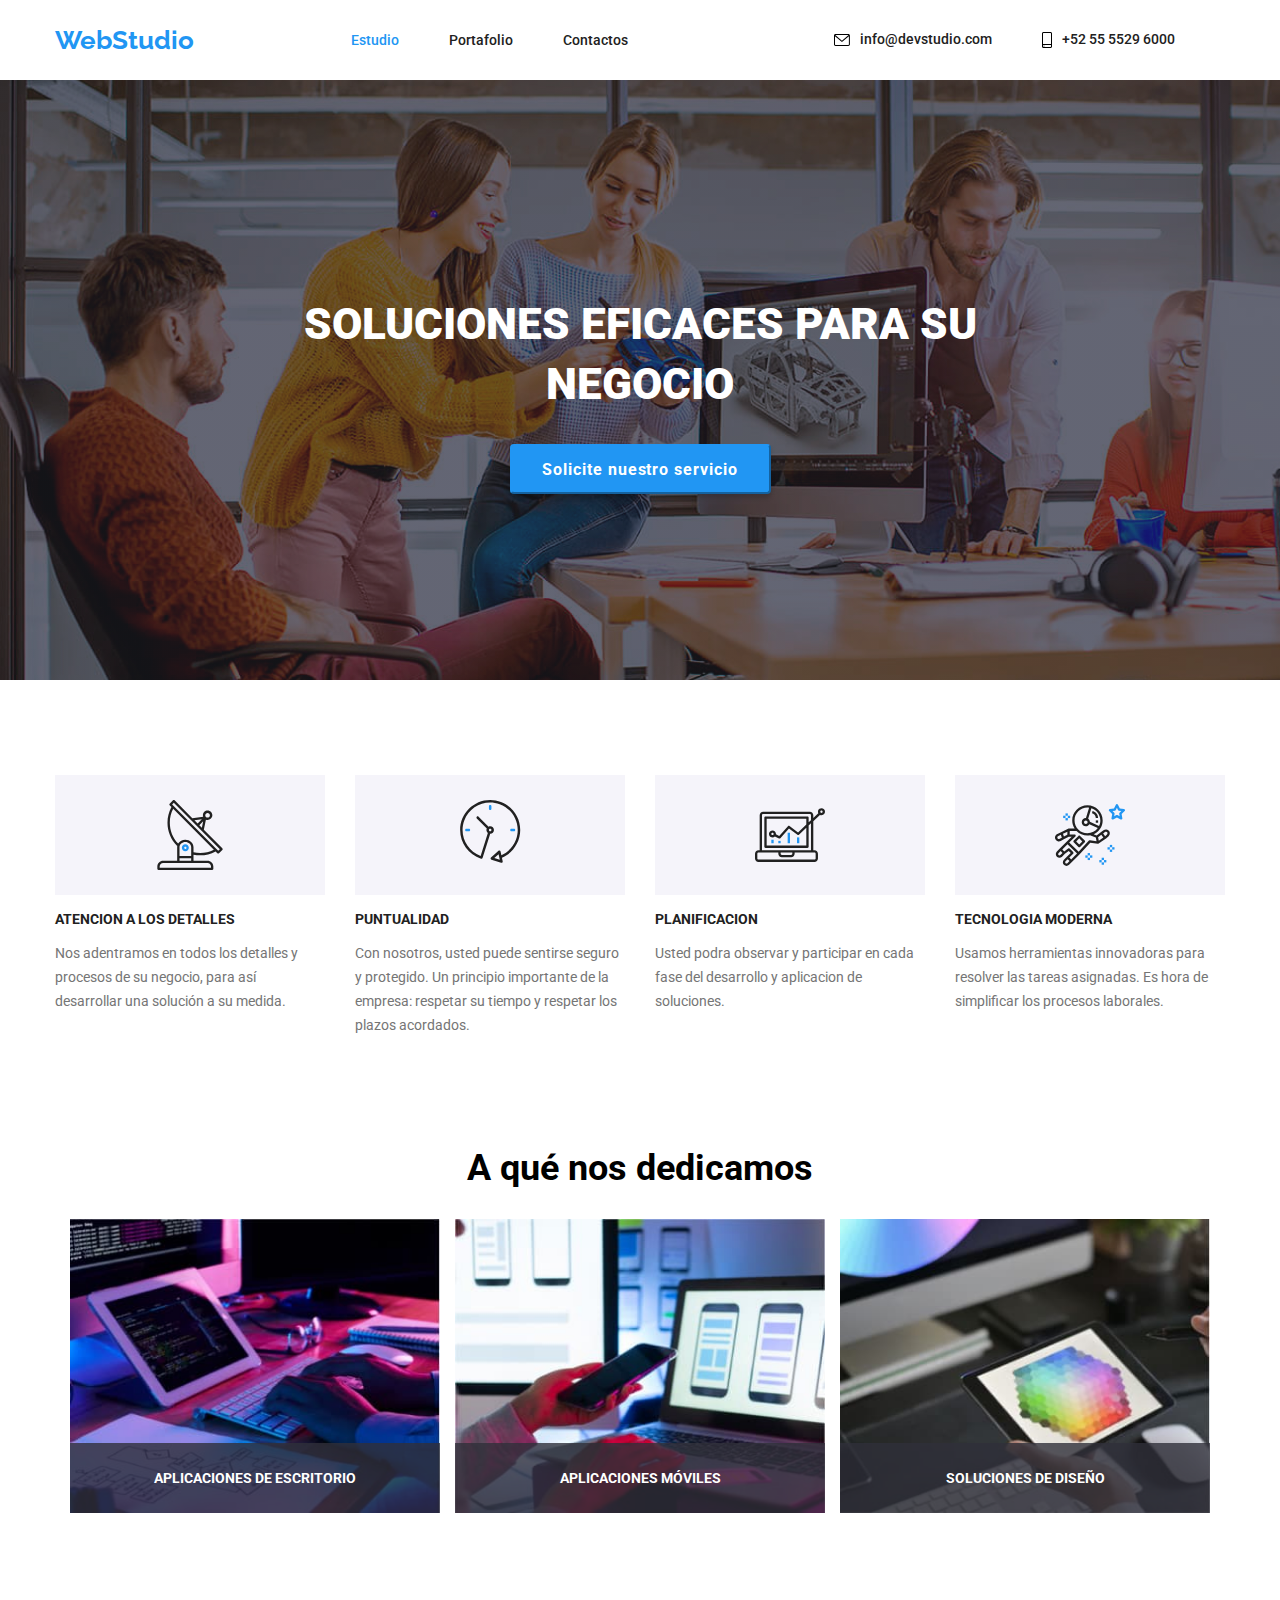
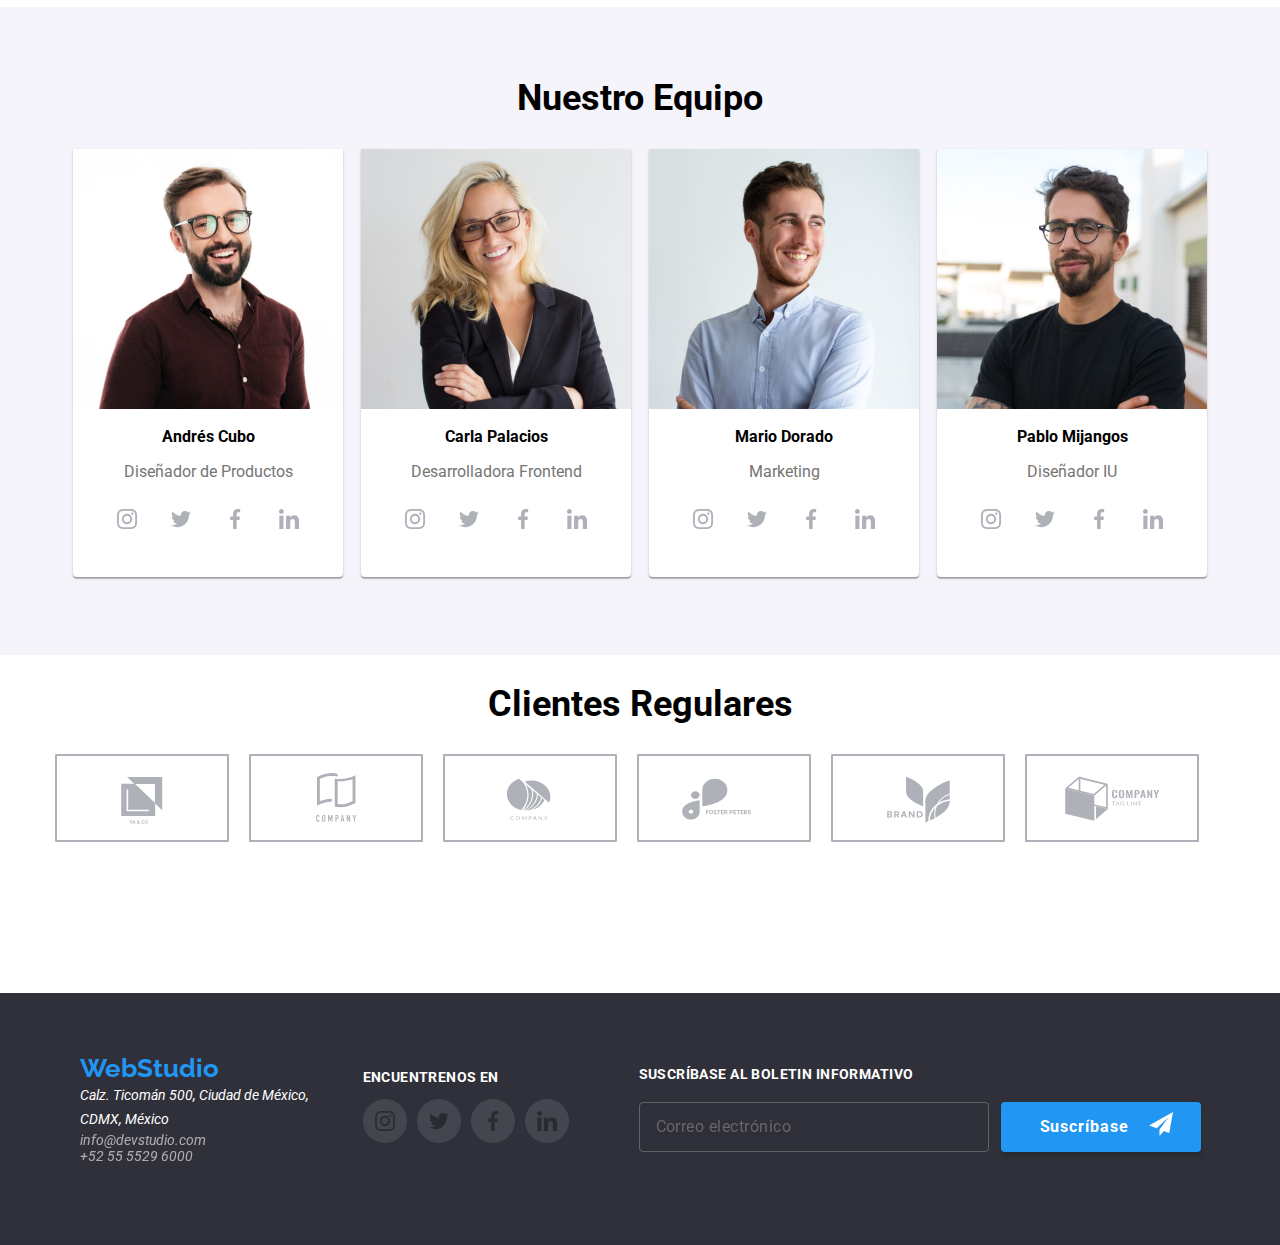
<file: index.html>
<!DOCTYPE html>
<html lang="en">
  <head>
      <meta charset="UTF-8" />
      <meta http-equiv="X-UA-Compatible" content="IE=edge" />
      <meta name="viewport" content="width=device-width, initial-scale=1.0" />
      <title>Soluciones Eficaces Para su Negocio</title>
      <link rel="stylesheet" href="https://cdnjs.cloudflare.com/ajax/libs/modern-normalize/1.0.0/modern-normalize.min.css"/>
      <link rel="stylesheet" href="css/styles.css" />
      <link rel="preconnect" href="https://fonts.googleapis.com" />
      <link rel="preconnect" href="https://fonts.gstatic.com" crossorigin />
      <link href="https://fonts.googleapis.com/css2?family=Roboto:wght@500&display=swap" rel="stylesheet"/>
      <link href="https://fonts.googleapis.com/css2?family=Raleway:wght@700&family=Roboto:wght@400;700;900&display=swap" rel="stylesheet"/>
  </head> 
  <body> 
     <!-- Menu de Inicio -->
    <header class="container page-header">
      <a class="webstudio" href="#">WebStudio</a>
      <nav>
        <ul class="linklist">
          <li><a class="link active" href="./index.html">Estudio</a></li>
          <li><a class="link" href="./portafolio.html">Portafolio</a></li>
          <li><a class="link" href="./contactos.html">Contactos</a></li>
        </ul>
      </nav>
       <!-- Contactos Header -->
       <ul class="contacts-header">
        <li class="contacts-svg">
          <svg width="16px" height="12px">
            <use href="images/icons.svg#icon-sobre-activable"></use>
            </svg>
          <a class="contacts" href="mailto:info@devstudio.com">info@devstudio.com</a></li>
        <li class="contacts-svg">
          <svg width="10px" height="16px">
            <use href="images/icons.svg#icon-telefono-inteligente"></use>
            </svg>
          <a class="contacts" href="tel:+525555296000">+52 55 5529 6000</a>
        </li>
      </ul>
    </header>
     <!-- Boton de servicio -->
    <main>
      <section class="solutions solutions-greybox">
        <h1 class="soluciones position-soluciones">SOLUCIONES EFICACES PARA SU NEGOCIO</h1>
        <button class="data-modal-open" data-modal-open type="button">Solicite nuestro servicio</button>
        <div class="backdrop is-hidden" data-modal>
          <div class="modal">
            <button class="data-modal-close" data-modal-close>
              <svg class="input-icon-x" width="11" height="11">
              <use href="images/icons.svg#icon-modal-x"></use>
            </svg>
          </button>
      
      <!-- Modal Page -->
<ul class="modal-container">
      <p class="modal-header">Deje sus datos, nos contactaremos con usted</p>
      
      <form class="forms" name="signup_form" autocomplete="on" novalidate>

        <div class="forms-padding">
          <label>
            <p class="modal-subtitle">Nombre</p>
            <div class="input-container">
              <input class="modal-info" type="name" name="name" placeholder=" "/>
              <svg class="input-icon" width="18" height="18">
                <use href="images/icons.svg#icon-persona-negra"></use>
              </svg>
            </div>
          </label>
        </div>

      <div class="forms-padding">
        <label>
          <p class="modal-subtitle">Teléfono</p>
          <div class="input-container">
          <input class="modal-info" type="phone" name="phone" placeholder=" "/>
          <svg class="input-icon" width="18" height="18">
            <use href="images/icons.svg#icon-telfono-negro"></use>
          </svg>
          </div>
        </label>
      </div>

      <div class="forms-padding">
        <label>
         <p class="modal-subtitle">E-mail</p>
         <div class="input-container">
          <input class="modal-info" type="email" name="email" placeholder=" "/>
          <svg class="input-icon" width="18" height="18">
          <use href="images/icons.svg#icon-correo-electrnico-negro"></use>
        </svg>
         </div>
        </label>
      </div>

      <div class="forms-padding">
        <label>
          <p class="modal-subtitle">Comentarios</p>
          <div class="comment-text">
          <textarea class="modal-info-2" name="comment" rows="5" placeholder="Introduzca el texto"></textarea>
        </div>
        </label>
      </div>

      <div>
        <label class="terms">
          <input class="terms-checkbox" type="checkbox" name="confirm" width="16" height="15">
          <p class="termsp">Estoy de acuerdo con el boletín informativo y acepto los Términos y Condiciones</p>
        </label>
      </div>
      
      <div>
        <button class="modal-button" type="submit">Enviar</button>
      </div>
      </form>
</ul>
          </div>
          </div>
        </div>
      </section>  

      <!-- Valores -->
      <section>
        <ul class="container four-points">
          <li class="valuep">
            <svg class="paragraph-svg" width="270" height="120">
              <use class="icon-size" href="images/icons.svg#icon-antena-1" width="70" height="70"></use>
            </svg>
            <h3 class="ptitle">ATENCION A LOS DETALLES</h3>
            <p class="ptext">
              Nos adentramos en todos los detalles y procesos de su negocio, para así desarrollar una solución a su medida.
            </p>
          </li>
          <li class="valuep">
            <svg class="paragraph-svg" width="270" height="120">
              <use href="images/icons.svg#icon-reloj-1"></use>
            </svg>
            <h3 class="ptitle">PUNTUALIDAD</h3>
            <p class="ptext">
              Con nosotros, usted puede sentirse seguro y protegido. Un principio importante de la empresa: respetar su tiempo y respetar los plazos acordados.
            </p>
          </li>
          <li class="valuep">
            <svg class="paragraph-svg" width="270" height="120">
              <use href="images/icons.svg#icon-diagrama-1"></use>
            </svg>
            <h3 class="ptitle">PLANIFICACION</h3>
            <p class="ptext">
              Usted podra observar y participar en cada fase del desarrollo y aplicacion de soluciones.
            </p>
          </li>
          <li class="valuep">
            <svg class="paragraph-svg" width="270" height="120">
              <use href="images/icons.svg#icon-astronauta-1"></use>
            </svg>
            <h3 class="ptitle">TECNOLOGIA MODERNA</h3>
            <p class="ptext">
              Usamos herramientas innovadoras para resolver las tareas asignadas. Es hora de simplificar los procesos laborales.
            </p>
          </li>
        </ul>
      </section>
    </main>
     <!-- A Que Nos Dedicamos -->
     <section class="container AAS">
      <h2 class="h2title">A qué nos dedicamos</h2>
      <ul class="list-image footer-image-subtitle">
        <li>
          <div class="image-container">
            <img src="images/imagen1.jpg" alt="description" width="370" height="294" />
            <div class="black-background-image">
              <p>APLICACIONES DE ESCRITORIO</p>
            </div>
          </div>
        </li>
        <li>
          <div class="image-container">
            <img src="images/imagen2.jpg" alt="description" width="370" height="294" />
            <div class="black-background-image">
              <p>APLICACIONES MÓVILES</p>
            </div>
          </div>
        </li>
        <li>
          <div class="image-container">
            <img src="images/imagen3.jpg" alt="description" width="370" height="294" />
            <div class="black-background-image">
              <p>SOLUCIONES DE DISEÑO</p>
            </div>
          </div>
        </li>
      </ul>
    </section>
     <!-- Miembros del Equipo -->
    <section class="teamsection">
      <div class="container">
      <h2 class="h2title">Nuestro Equipo</h2>
      <ul class="list-image ">
        <li class="shadow">
          <img src="images/imagen4.jpg" alt="Diseñador de productos" width="270" height="260" />
          <h3>Andrés Cubo</h3>
          <p class="ptextteam">Diseñador de Productos</p>
          <ul class="team-icons">
            <li class="social-media">
              <a href="#">
            <svg width="20" height="20">
              <use href="images/icons.svg#icon-instagram-grey"></use>
            </svg>
          </a>
            </li>
            <li class="social-media">
              <a href="#">
            <svg width="20" height="20">
              <use href="images/icons.svg#icon-twitter-1"></use>
            </svg>
              </a>
            </li>
            <li class="social-media">
              <a href="#">
            <svg width="20" height="20">
              <use href="images/icons.svg#icon-facebook-1"></use>
            </svg>
              </a>
            </li>
            <li class="social-media">
              <a href="#">
            <svg width="20" height="20">
              <use href="images/icons.svg#icon-linkedin-1"></use>
            </svg>
              </a>
          </ul>
        <li class="shadow">
          <img src="images/imagen5.jpg" alt="Desarrolladora Frontend" width="270" height="260" />
          <h3>Carla Palacios</h3>
          <p class="ptextteam">Desarrolladora Frontend</p>
          <ul class="team-icons">
            <li class="social-media">
              <a href="#">
            <svg width="20" height="20">
              <use href="images/icons.svg#icon-instagram-grey"></use>
            </svg>
              </a>
            </li>
            <li class="social-media">
              <a href="#">
            <svg width="20" height="20">
              <use href="images/icons.svg#icon-twitter-1"></use>
            </svg>
              </a>
            </li>
            <li class="social-media">
              <a href="#">
            <svg width="20" height="20">
              <use href="images/icons.svg#icon-facebook-1"></use>
            </svg>
              </a>
            </li>
            <li class="social-media">
              <a href="#">
            <svg width="20" height="20">
              <use href="images/icons.svg#icon-linkedin-1"></use>
            </svg>
              </a>
          </ul>
        </li>
        <li class="shadow">
          <img src="images/imagen6.jpg" alt="Marketing" width="270" height="260" />
          <h3>Mario Dorado</h3>
          <p class="ptextteam">Marketing</p>
          <ul class="team-icons">
            <li class="social-media">
            <a href="#">
            <svg width="20" height="20">
              <use href="images/icons.svg#icon-instagram-grey"></use>
            </svg>
            </a>
            </li>
            <li class="social-media">
              <a href="#">
            <svg width="20" height="20">
              <use href="images/icons.svg#icon-twitter-1"></use>
            </svg>
              </a>
            </li>
            <li class="social-media">
              <a href="#">
            <svg width="20" height="20">
              <use href="images/icons.svg#icon-facebook-1"></use>
            </svg>
              </a>
            </li>
            <li class="social-media">
              <a href="#">
            <svg width="20" height="20">
              <use href="images/icons.svg#icon-linkedin-1"></use>
            </svg>
              </a>
          </ul>
        </li>
        <li class="shadow">
          <img src="images/imagen7.jpg" alt="Diseñador IU" width="270" height="260" />
          <h3>Pablo Mijangos</h3>
          <p class="ptextteam">Diseñador IU</p>
          <ul class="team-icons">
            <li class="social-media">
              <a href="#">
            <svg width="20" height="20">
              <use href="images/icons.svg#icon-instagram-grey"></use>
            </svg>
              </a>
            </li>
            <li class="social-media">
              <a href="#">
            <svg width="20" height="20">
              <use href="images/icons.svg#icon-twitter-1"></use>
            </svg>
              </a>
            </li>
            <li class="social-media">
              <a href="#">
            <svg width="20" height="20">
              <use href="images/icons.svg#icon-facebook-1"></use>
            </svg>
              </a>
            </li>
            <li class="social-media">
              <a href="#">
            <svg width="20" height="20">
              <use href="images/icons.svg#icon-linkedin-1"></use>
            </svg>
              </a>
          </ul>
        </li>
      </ul>
    </div>
    </section>
    <!-- Clientes Regulares -->
    <section>
      <div class="container">
        <h2 class="clientes-title">Clientes Regulares</h2>
          <ul class="container-clientes">
            <li class="clientes-cuadro">
            <svg width="170" height="81">
              <use href="images/icons.svg#icon-Cliente-1"></use>
            </svg>
          </li> 
          <li class="clientes-cuadro">
            <svg width="170" height="81">
              <use href="images/icons.svg#icon-Cliente-2"></use>
            </svg>
            <li class="clientes-cuadro">
              <svg width="170" height="81">
                <use href="images/icons.svg#icon-Cliente-3"></use>
              </svg>
              <li class="clientes-cuadro">
                <svg width="170" height="81">
                  <use href="images/icons.svg#icon-Cliente-4"></use>
                </svg>
                <li class="clientes-cuadro">
                  <svg width="170" height="81">
                    <use href="images/icons.svg#icon-Cliente-5"></use>
                  </svg>
                  <li class="clientes-cuadro">
                    <svg width="170" height="81">
                      <use href="images/icons.svg#icon-Cliente-6"></use>
                    </svg>
                  </li>
                </li>
              </li>
            </li>
          </li>
          </ul>
      </div>
    </section>
     <!-- Footer -->
    <footer class="foot">
      <address class="container container-address">
        <ul class="contacts-2 footer-contacts-width">
          <a class="webstudio" href="#">WebStudio</a>
          <li class="address-box">
            <a class="address" href="https://goo.gl/maps/Dm4oQiikR5Fg9yRK8" target="_blank" rel="noopener noreferrer">
              Calz. Ticomán 500, Ciudad de México, CDMX, México
            </a>
          </li>
          <li><a class="contacts-2 footer-opacity" href="mailto:info@devstudio.com">info@devstudio.com</a></li>
        <li><a class="contacts-2 footer-opacity" href="tel:+525555296000">+52 55 5529 6000</a></li>
        </ul>
        <ul class="social-media-footer-spacing">
          <p class="social-media-footer-title">ENCUENTRENOS EN</p>
          <ul class="social-media-footer-container">
          <li class="social-media-footer media-circle">
            <a href="#">
            <svg class="svg-media-center" width="20" height="20">
              <use href="images/icons.svg#icon-instagram-white"></use>
            </svg>
            </a>
            </li>
            <li class="social-media-footer media-circle">
              <a href="#">
            <svg class="svg-media-center" width="20" height="20">
              <use href="images/icons.svg#icon-twitter-white"></use>
            </svg>
              </a>
            </li>
            <li class="social-media-footer media-circle">
              <a href="#">
            <svg class="svg-media-center" width="20" height="20">
              <use href="images/icons.svg#icon-facebook-white"></use>
            </svg>
              </a>
            </li>
            <li class="social-media-footer media-circle">
              <a href="#">
            <svg class="svg-media-center" width="20" height="20">
              <use href="images/icons.svg#icon-linkedin-white"></use>
            </svg>
              </a>
            </li>
          </ul>
        </ul>

        <div class="subscribe-footer">
          <p class="modal-header-footer">SUSCRÍBASE AL BOLETIN INFORMATIVO</p>
          <form class="" name="signup_form" autocomplete="on" novalidate>
            <ul class="subscribe-input">
              <li>
                <label>
                  <div class="input-container-2">
                    <input class="email-footer" type="email" name="email" placeholder="Correo electrónico"/>
                  </div>
                </label>
              </li>
              <li>
                  <button class="modal-button-footer" type="button">
                    <div class="modal-button-footer-in">Suscríbase <svg class="" width="24" height="24">
                    <use href="images/icons.svg#icon-enviar-blanco"></use>
                  </svg></button>
                </div>
                </div>
              </li>
            </ul>
          </form>
        </div>

      </address>
    </footer>
    <script src="./modal.js"></script>
  </body>
</html>
</file>
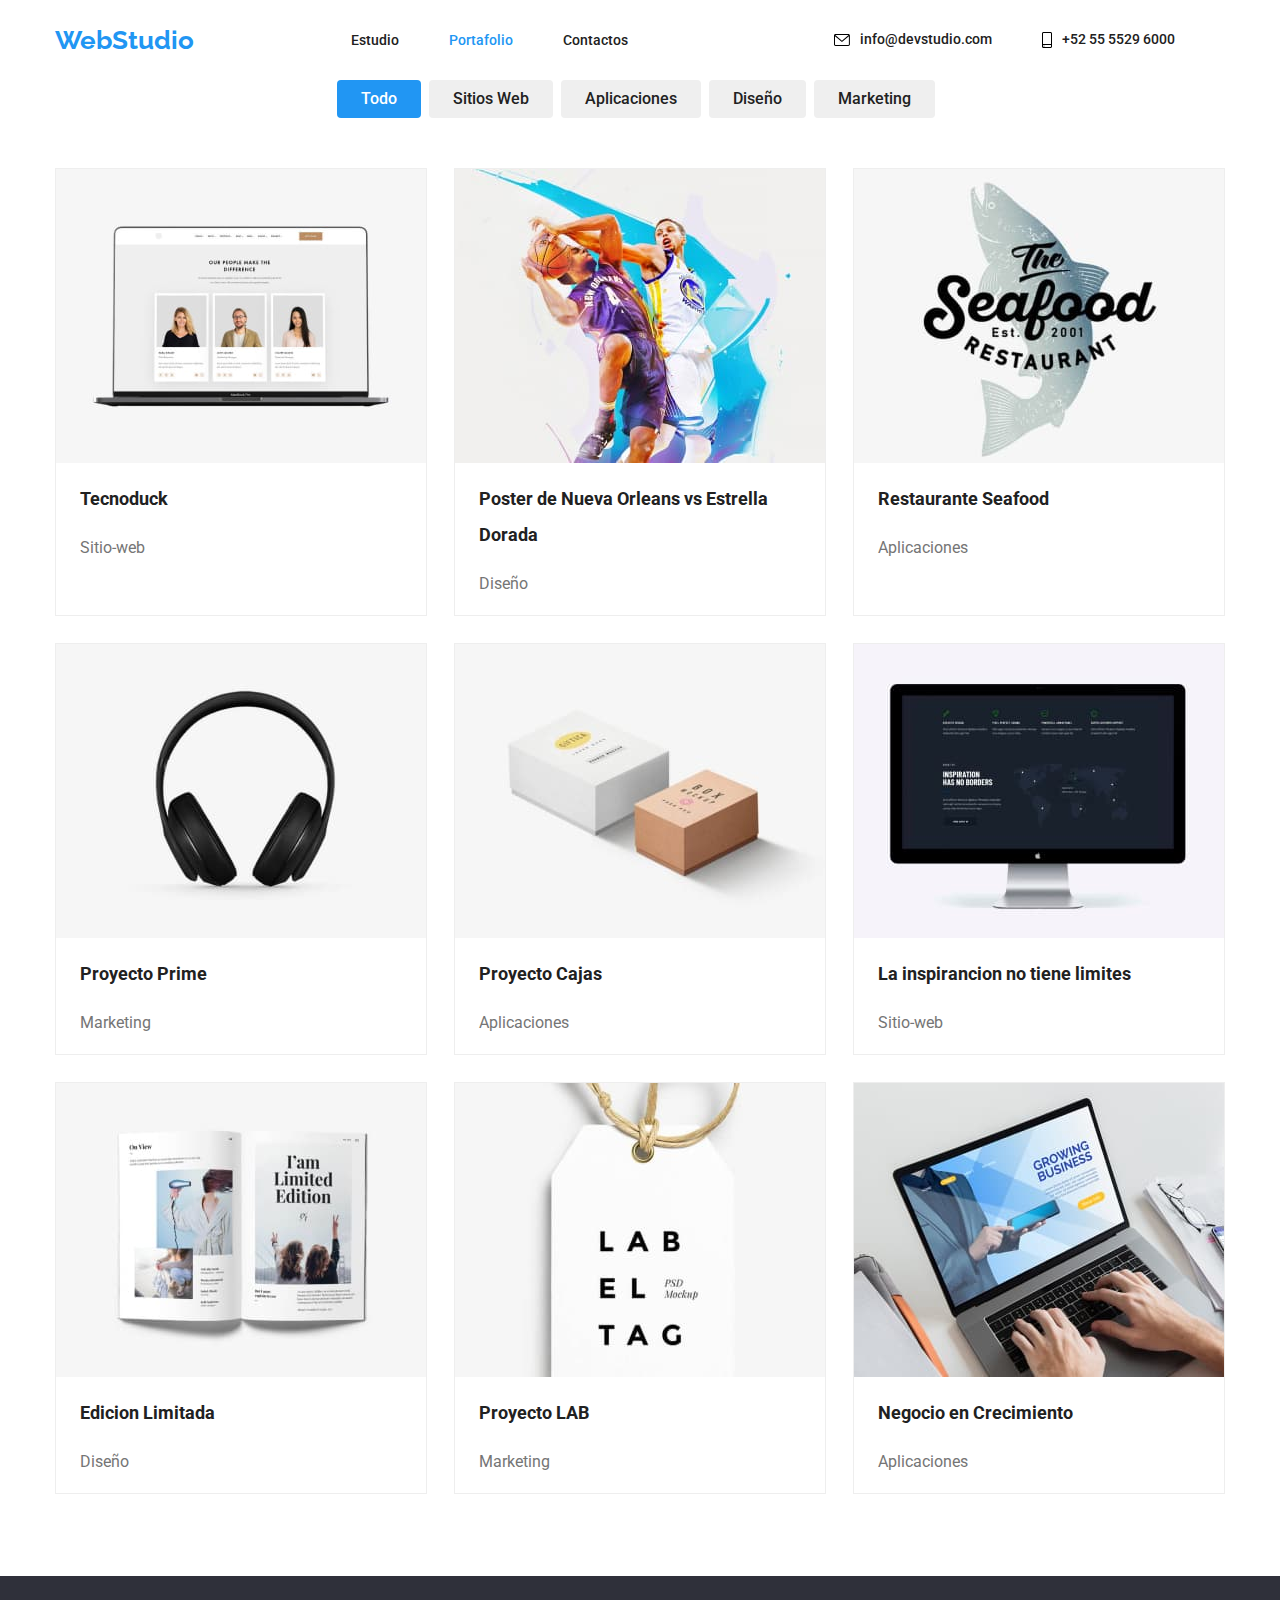
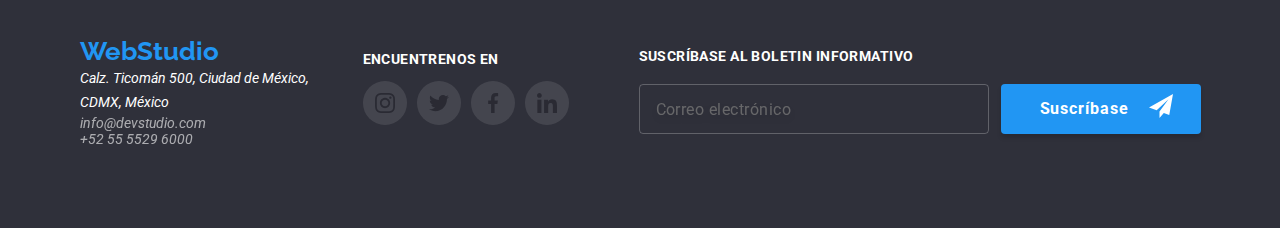
<file: portafolio.html>
<!DOCTYPE html>
<html lang="en">
  <head>
      <meta charset="UTF-8" />
      <meta http-equiv="X-UA-Compatible" content="IE=edge" />
      <meta name="viewport" content="width=device-width, initial-scale=1.0" />
      <title>Soluciones Eficaces Para su Negocio</title>
      <link rel="stylesheet" href="https://cdnjs.cloudflare.com/ajax/libs/modern-normalize/1.0.0/modern-normalize.min.css"/>
      <link rel="stylesheet" href="css/styles.css" />
      <link rel="preconnect" href="https://fonts.googleapis.com" />
      <link rel="preconnect" href="https://fonts.gstatic.com" crossorigin />
      <link href="https://fonts.googleapis.com/css2?family=Roboto:wght@500&display=swap" rel="stylesheet"/>
      <link href="https://fonts.googleapis.com/css2?family=Raleway:wght@700&family=Roboto:wght@400;700;900&display=swap" rel="stylesheet"/>
  <body> 
     <!-- Menu de Inicio -->
    <header class="container page-header">
      <a class="webstudio" href="#">WebStudio</a>
      <nav>
        <ul class="linklist">
          <li><a class="link" href="./index.html">Estudio</a></li>
          <li><a class="link active" href="./portafolio.html">Portafolio</a></li>
          <li><a class="link" href="./contactos.html">Contactos</a></li>
        </ul>
      </nav>
       <!-- Contactos Header -->
       <ul class="contacts-header">
        <li class="contacts-svg">
          <svg width="16px" height="12px">
            <use href="images/icons.svg#icon-sobre-activable"></use>
            </svg>
          <a class="contacts" href="mailto:info@devstudio.com">info@devstudio.com</a></li>
        <li class="contacts-svg">
          <svg width="10px" height="16px">
            <use href="images/icons.svg#icon-telefono-inteligente"></use>
            </svg>
          <a class="contacts" href="tel:+525555296000">+52 55 5529 6000</a>
        </li>
      </ul>
    </header>
    <!-- Botones -->
    <main>
      <section class="container">
      <h1 hidden>Portafolio</h1>
      <ul class="listbuttons">
        <li><input class="button button-active" type="button" value="Todo" /></li> 
        <li><input class="button" type="button" value="Sitios Web" /></li>
        <li><input class="button" type="button" value="Aplicaciones" /></li>
        <li><input class="button" type="button" value="Diseño" /></li>
        <li><input class="button" type="button" value="Marketing" /></li>
      </ul>
      </section>
      <!-- Imagenes -->
      <section class="container">
        <ul class="rows">

      <div class="shadow-2">
        <div class="card-image">
          <div class="card-container">
            <img src="images/imagen_2.1.jpg" alt="description" width="370" height="294" />
            <div class="card-animation">
              <p>Tecnoduck es una plataforma de distribución de coronavirus de última generación. Las compañías usan esta plataforma para el espionaje digital y los ataques a los servidores seguros de la competencia.</p>
            </div>
            <h2 class="image-title">Tecnoduck</h2>
            <p class="image-subtitle">Sitio-web</p>
          </div>
        </div>
      </div>

          <div class="shadow-2">
            <div class="card-image">
              <div class="card-container">
            <img src="images/imagen_2.2.jpg" alt="description" width="370" height="294" />
            <div class="card-animation">
              <p>Lorem ipsum, dolor sit amet consectetur adipisicing elit. Incidunt ipsa consequatur iste molestias dolore animi architecto eum aperiam accusantium! Illo explicabo, commodi iusto harum odit quas reiciendis dicta ab aliquid.</p>
            </div>
            <h2 class="image-title">Poster de Nueva Orleans vs Estrella Dorada</h2>
            <p class="image-subtitle">Diseño</p>
          </div>
        </div>
      </div>

      <div class="shadow-2">
        <div class="card-image">
          <div class="card-container">
            <img src="images/imagen_2.3.jpg" alt="description" width="370" height="294" />
            <div class="card-animation">
              <p>Lorem ipsum, dolor sit amet consectetur adipisicing elit. Incidunt ipsa consequatur iste molestias dolore animi architecto eum aperiam accusantium! Illo explicabo, commodi iusto harum odit quas reiciendis dicta ab aliquid.</p>
            </div>
            <h2 class="image-title">Restaurante Seafood</h2>
            <p class="image-subtitle">Aplicaciones</p>
          </div>
        </div>
      </div>

          <div class="shadow-2">
            <div class="card-image">
              <div class="card-container">
            <img src="images/imagen_2.4.jpg" alt="description" width="370" height="294" />
            <div class="card-animation">
              <p>Lorem ipsum, dolor sit amet consectetur adipisicing elit. Incidunt ipsa consequatur iste molestias dolore animi architecto eum aperiam accusantium! Illo explicabo, commodi iusto harum odit quas reiciendis dicta ab aliquid.</p>
            </div>
            <h2 class="image-title">Proyecto Prime</h2>
            <p class="image-subtitle">Marketing</p>
          </div>
        </div>
      </div>

          <div class="shadow-2">
            <div class="card-image">
              <div class="card-container">
            <img src="images/imagen_2.5.jpg" alt="description" width="370" height="294" />
            <div class="card-animation">
              <p>Lorem ipsum, dolor sit amet consectetur adipisicing elit. Incidunt ipsa consequatur iste molestias dolore animi architecto eum aperiam accusantium! Illo explicabo, commodi iusto harum odit quas reiciendis dicta ab aliquid.</p>
            </div>
            <h2 class="image-title">Proyecto Cajas</h2>
            <p class="image-subtitle">Aplicaciones</p>
          </div>
        </div>
      </div>

          <div class="shadow-2">
            <div class="card-image">
              <div class="card-container">
            <img src="images/imagen_2.6.jpg" alt="description" width="370" height="294" />
            <div class="card-animation">
              <p>Lorem ipsum, dolor sit amet consectetur adipisicing elit. Incidunt ipsa consequatur iste molestias dolore animi architecto eum aperiam accusantium! Illo explicabo, commodi iusto harum odit quas reiciendis dicta ab aliquid.</p>
            </div>
            <h2 class="image-title">La inspirancion no tiene limites</h2>
            <p class="image-subtitle">Sitio-web</p>
          </div>
        </div>
      </div>

          <div class="shadow-2">
            <div class="card-image">
              <div class="card-container">
            <img src="images/imagen_2.7.jpg" alt="description" width="370" height="294" />
            <div class="card-animation">
              <p>Lorem ipsum, dolor sit amet consectetur adipisicing elit. Incidunt ipsa consequatur iste molestias dolore animi architecto eum aperiam accusantium! Illo explicabo, commodi iusto harum odit quas reiciendis dicta ab aliquid.</p>
            </div>
            <h2 class="image-title">Edicion Limitada</h2>
            <p class="image-subtitle">Diseño</p>
          </div>
        </div>
      </div>

          <div class="shadow-2">
            <div class="card-image">
              <div class="card-container">
            <img src="images/imagen_2.8.jpg" alt="description" width="370" height="294" />
            <div class="card-animation">
              <p>Lorem ipsum, dolor sit amet consectetur adipisicing elit. Incidunt ipsa consequatur iste molestias dolore animi architecto eum aperiam accusantium! Illo explicabo, commodi iusto harum odit quas reiciendis dicta ab aliquid.</p>
            </div>
            <h2 class="image-title">Proyecto LAB</h2>
            <p class="image-subtitle">Marketing</p>
          </div>
        </div>
      </div>

          <div class="shadow-2">
            <div class="card-image">
              <div class="card-container">
            <img src="images/imagen_2.9.jpg" alt="description" width="370" height="294" />
            <div class="card-animation">
              <p>Lorem ipsum, dolor sit amet consectetur adipisicing elit. Incidunt ipsa consequatur iste molestias dolore animi architecto eum aperiam accusantium! Illo explicabo, commodi iusto harum odit quas reiciendis dicta ab aliquid.</p>
            </div>
            <h2 class="image-title">Negocio en Crecimiento</h2>
            <p class="image-subtitle">Aplicaciones</p>
          </div>
        </div>
      </div>
      
        </ul>
      </section>
    </main>
    <!-- Footer -->
    <footer class="foot">
      <address class="container container-address">
        <ul class="contacts-2 footer-contacts-width">
          <a class="webstudio" href="#">WebStudio</a>
          <li class="address-box">
            <a class="address" href="https://goo.gl/maps/Dm4oQiikR5Fg9yRK8" target="_blank" rel="noopener noreferrer">
              Calz. Ticomán 500, Ciudad de México, CDMX, México
            </a>
          </li>
          <li><a class="contacts-2 footer-opacity" href="mailto:info@devstudio.com">info@devstudio.com</a></li>
        <li><a class="contacts-2 footer-opacity" href="tel:+525555296000">+52 55 5529 6000</a></li>
        </ul>
        <ul class="social-media-footer-spacing">
          <p class="social-media-footer-title">ENCUENTRENOS EN</p>
          <ul class="social-media-footer-container">

          <li class="social-media-footer media-circle">
            <a class="svg-icon-color" href="#">
            <svg class="svg-media-center" width="20" height="20">
              <use href="images/icons.svg#icon-instagram-white"></use>
            </svg>
            </a>
            </li>
            <li class="social-media-footer media-circle">
              <a class="svg-icon-color" href="#">
            <svg class="svg-media-center" width="20" height="20">
              <use href="images/icons.svg#icon-twitter-white"></use>
            </svg>
              </a>

            </li>
            <li class="social-media-footer media-circle">
              <a class="svg-icon-color" href="#">
            <svg class="svg-media-center" width="20" height="20">
              <use href="images/icons.svg#icon-facebook-white"></use>
            </svg>
              </a>

            </li>
            <li class="social-media-footer media-circle">
              <a class="svg-icon-color" href="#">
            <svg class="svg-media-center" width="20" height="20">
              <use href="images/icons.svg#icon-linkedin-white"></use>
            </svg>
              </a>
            </li>
          </ul>
        </ul>

        <div class="subscribe-footer">
          <p class="modal-header-footer">SUSCRÍBASE AL BOLETIN INFORMATIVO</p>
          <form class="" name="signup_form" autocomplete="on" novalidate>
            <ul class="subscribe-input">
              <li>
                <label>
                  <div class="input-container-2">
                    <input class="email-footer" type="email" name="email" placeholder="Correo electrónico"/>
                  </div>
                </label>
              </li>
              <li>
                  <button class="modal-button-footer" type="button">
                    <div class="modal-button-footer-in">Suscríbase <svg class="" width="24" height="24">
                    <use href="images/icons.svg#icon-enviar-blanco"></use>
                  </svg></button>
                </div>
                </div>
              </li>
            </ul>
          </form>
        </div>

      </address>
    </footer>
  </body>
</html>
</file>
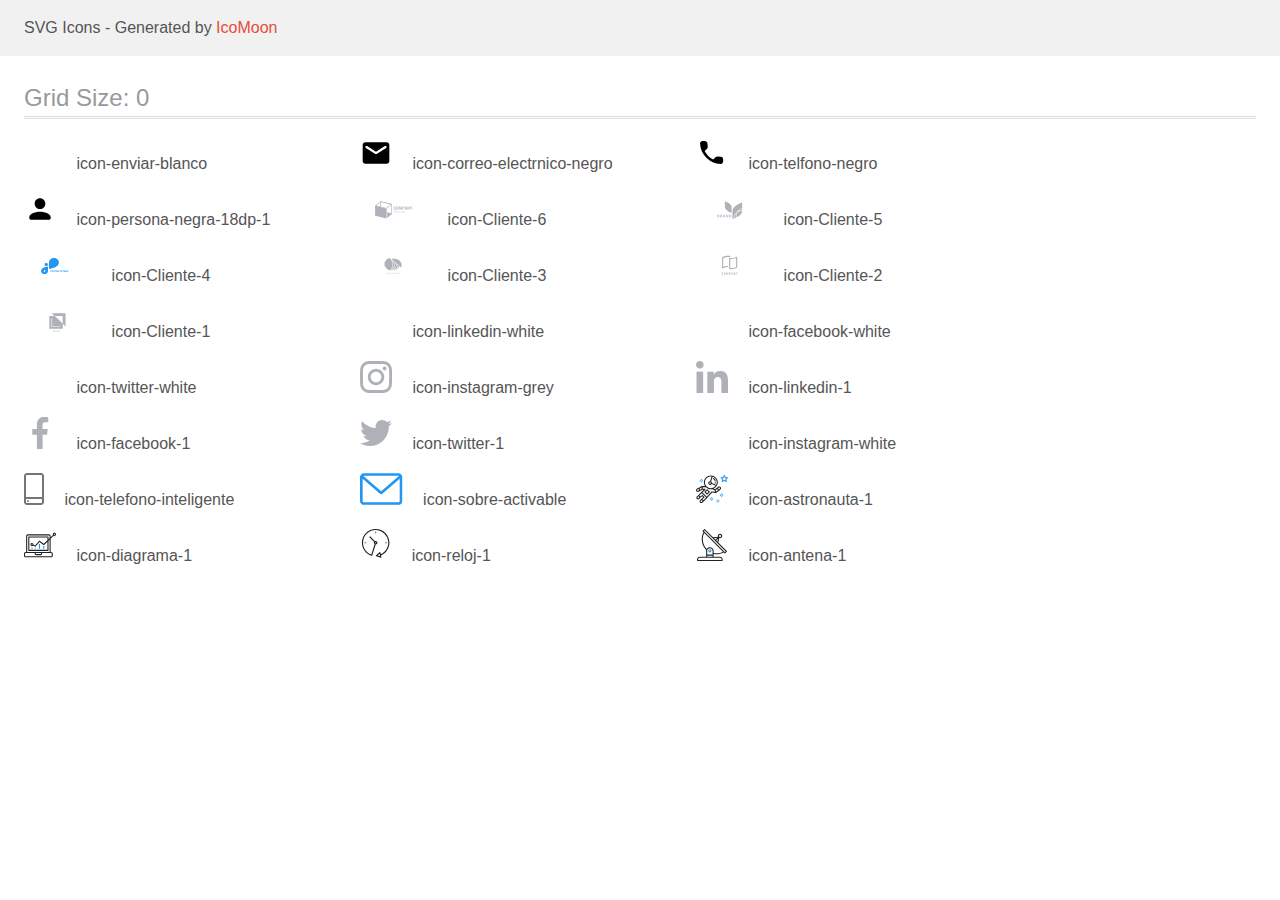
<file: images/icomoon/demo.html>
<!doctype html>
<html>
<head>
    <title>IcoMoon - SVG Icons</title>
    <meta charset="utf-8">
    <meta name="viewport" content="width=device-width, initial-scale=1">
    <link rel="stylesheet" href="demo-files/demo.css">
    <link rel="stylesheet" href="style.css">
</head>
<body>
<svg aria-hidden="true" style="position: absolute; width: 0; height: 0; overflow: hidden;" version="1.1" xmlns="http://www.w3.org/2000/svg" xmlns:xlink="http://www.w3.org/1999/xlink">
<defs>
<symbol id="icon-enviar-blanco" viewBox="0 0 32 32">
<path fill="#fff" style="fill: var(--color1, #fff)" d="M32 0l-32 18 10.227 3.788 15.773-14.788-11.998 16.186 0.010 0.004-0.012-0.004v8.814l5.735-6.691 7.265 2.691 5-28z"></path>
</symbol>
<symbol id="icon-correo-electrnico-negro" viewBox="0 0 32 32">
<path d="M26.667 5.333h-21.333c-1.467 0-2.653 1.2-2.653 2.667l-0.013 16c0 1.467 1.2 2.667 2.667 2.667h21.333c1.467 0 2.667-1.2 2.667-2.667v-16c0-1.467-1.2-2.667-2.667-2.667zM26.133 11l-9.427 5.893c-0.427 0.267-0.987 0.267-1.413 0l-9.427-5.893c-0.333-0.213-0.533-0.573-0.533-0.96 0-0.893 0.973-1.427 1.733-0.96l8.933 5.587 8.933-5.587c0.76-0.467 1.733 0.067 1.733 0.96 0 0.387-0.2 0.747-0.533 0.96z"></path>
</symbol>
<symbol id="icon-telfono-negro" viewBox="0 0 32 32">
<path d="M24.882 19.773l-3.268-0.373c-0.785-0.090-1.557 0.18-2.11 0.733l-2.367 2.367c-3.641-1.853-6.626-4.825-8.478-8.478l2.38-2.38c0.553-0.553 0.823-1.325 0.733-2.11l-0.373-3.242c-0.154-1.299-1.248-2.277-2.56-2.277h-2.226c-1.454 0-2.663 1.209-2.573 2.663 0.682 10.987 9.469 19.761 20.443 20.443 1.454 0.090 2.663-1.119 2.663-2.573v-2.226c0.013-1.3-0.965-2.393-2.264-2.547z"></path>
</symbol>
<symbol id="icon-persona-negra-18dp-1" viewBox="0 0 32 32">
<path d="M16 16c2.947 0 5.333-2.387 5.333-5.333s-2.387-5.333-5.333-5.333c-2.947 0-5.333 2.387-5.333 5.333s2.387 5.333 5.333 5.333zM16 18.667c-3.56 0-10.667 1.787-10.667 5.333v1.333c0 0.733 0.6 1.333 1.333 1.333h18.667c0.733 0 1.333-0.6 1.333-1.333v-1.333c0-3.547-7.107-5.333-10.667-5.333z"></path>
</symbol>
<symbol id="icon-Cliente-6" viewBox="0 0 67 32">
<path fill="#afb1b8" style="fill: var(--color2, #afb1b8)" d="M33.748 16.393c-0.175-0.233-0.259-0.508-0.239-0.786v-1.139c0-0.349 0.079-0.615 0.238-0.796s0.43-0.272 0.816-0.271c0.362 0 0.62 0.077 0.772 0.232 0.166 0.197 0.247 0.438 0.228 0.681v0.268h-0.648v-0.271c0.002-0.089-0.004-0.178-0.019-0.265-0.009-0.060-0.042-0.116-0.093-0.158-0.067-0.045-0.15-0.067-0.235-0.061-0.089-0.006-0.177 0.017-0.247 0.065-0.056 0.046-0.094 0.107-0.107 0.174-0.019 0.093-0.027 0.187-0.025 0.282v1.382c-0.010 0.133 0.018 0.267 0.083 0.388 0.032 0.041 0.077 0.074 0.129 0.094s0.11 0.028 0.167 0.022c0.083 0.006 0.165-0.017 0.23-0.063 0.053-0.045 0.087-0.104 0.097-0.168 0.015-0.092 0.022-0.184 0.020-0.277v-0.28h0.648v0.256c0.018 0.253-0.061 0.505-0.224 0.716-0.149 0.169-0.403 0.254-0.776 0.254s-0.655-0.090-0.815-0.278z"></path>
<path fill="#afb1b8" style="fill: var(--color2, #afb1b8)" d="M36.447 16.405c-0.164-0.177-0.246-0.436-0.246-0.777v-1.198c0-0.338 0.082-0.594 0.246-0.768s0.438-0.26 0.821-0.26c0.381 0 0.654 0.087 0.817 0.26s0.247 0.43 0.247 0.768v1.198c0 0.338-0.083 0.598-0.25 0.776s-0.438 0.268-0.815 0.268c-0.377 0-0.656-0.090-0.821-0.267zM37.571 16.117c0.059-0.111 0.085-0.233 0.078-0.355v-1.467c0.008-0.12-0.019-0.239-0.077-0.348-0.033-0.042-0.079-0.075-0.132-0.096s-0.113-0.028-0.171-0.020c-0.058-0.007-0.118 0-0.171 0.021s-0.1 0.053-0.133 0.095c-0.059 0.108-0.086 0.228-0.078 0.348v1.474c-0.008 0.122 0.019 0.244 0.078 0.355 0.038 0.037 0.084 0.067 0.137 0.088s0.109 0.031 0.167 0.031c0.057 0 0.114-0.011 0.167-0.031s0.099-0.050 0.137-0.088v-0.007z"></path>
<path fill="#afb1b8" style="fill: var(--color2, #afb1b8)" d="M39.112 13.436h0.698l0.525 2.211 0.537-2.211h0.679l0.069 3.191h-0.502l-0.054-2.218-0.518 2.218h-0.403l-0.537-2.226-0.050 2.226h-0.507l0.063-3.191z"></path>
<path fill="#afb1b8" style="fill: var(--color2, #afb1b8)" d="M42.402 13.436h1.087c0.626 0 0.939 0.302 0.939 0.906 0 0.579-0.33 0.867-0.989 0.867h-0.37v1.418h-0.671l0.004-3.191zM43.331 14.8c0.066 0.007 0.134 0.002 0.198-0.015s0.122-0.047 0.171-0.085c0.077-0.108 0.111-0.234 0.097-0.36 0.004-0.097-0.008-0.195-0.032-0.29-0.009-0.032-0.026-0.062-0.049-0.088s-0.052-0.048-0.085-0.064c-0.093-0.039-0.196-0.056-0.299-0.051h-0.26v0.954h0.26z"></path>
<path fill="#afb1b8" style="fill: var(--color2, #afb1b8)" d="M45.396 13.436h0.721l0.74 3.191h-0.626l-0.146-0.736h-0.643l-0.151 0.736h-0.634l0.739-3.191zM46.012 15.522l-0.251-1.339-0.251 1.339h0.502z"></path>
<path fill="#afb1b8" style="fill: var(--color2, #afb1b8)" d="M47.454 13.436h0.47l0.899 1.82v-1.82h0.557v3.191h-0.447l-0.905-1.9v1.9h-0.576l0.001-3.191z"></path>
<path fill="#afb1b8" style="fill: var(--color2, #afb1b8)" d="M50.684 15.41l-0.747-1.97h0.63l0.456 1.265 0.428-1.265h0.616l-0.738 1.97v1.217h-0.644v-1.217z"></path>
<path fill="#afb1b8" style="fill: var(--color2, #afb1b8)" d="M34.784 18.022v0.167h-0.548v1.297h-0.23v-1.297h-0.55v-0.167h1.327z"></path>
<path fill="#afb1b8" style="fill: var(--color2, #afb1b8)" d="M36.501 19.486h-0.177c-0.018 0.001-0.036-0.004-0.050-0.014-0.013-0.009-0.024-0.020-0.029-0.034l-0.158-0.348h-0.76l-0.158 0.348c-0.005 0.015-0.013 0.028-0.024 0.039-0.014 0.010-0.032 0.015-0.050 0.014h-0.177l0.671-1.463h0.234l0.679 1.458zM35.389 18.942h0.634l-0.268-0.596c-0.020-0.045-0.036-0.091-0.050-0.138-0.009 0.028-0.017 0.054-0.025 0.078l-0.024 0.061-0.266 0.594z"></path>
<path fill="#afb1b8" style="fill: var(--color2, #afb1b8)" d="M37.658 19.342c0.042 0.002 0.084 0.002 0.126 0 0.036-0.003 0.072-0.009 0.107-0.017 0.033-0.007 0.065-0.016 0.097-0.027 0.030-0.010 0.059-0.023 0.090-0.036v-0.329h-0.268c-0.007 0-0.013-0.001-0.020-0.003s-0.012-0.005-0.017-0.009c-0.004-0.003-0.008-0.007-0.010-0.012s-0.003-0.010-0.003-0.015v-0.112h0.521v0.561c-0.042 0.026-0.087 0.049-0.134 0.070-0.048 0.020-0.098 0.037-0.149 0.050-0.055 0.014-0.111 0.024-0.168 0.030-0.065 0.006-0.13 0.009-0.196 0.009-0.116 0.001-0.231-0.018-0.338-0.054-0.1-0.035-0.192-0.087-0.268-0.153-0.075-0.067-0.134-0.145-0.173-0.232-0.042-0.097-0.063-0.2-0.062-0.304-0.001-0.104 0.019-0.208 0.060-0.306 0.039-0.087 0.098-0.166 0.173-0.232 0.077-0.066 0.168-0.117 0.268-0.152 0.115-0.037 0.237-0.056 0.36-0.054 0.063-0 0.125 0.004 0.187 0.013 0.055 0.008 0.108 0.020 0.16 0.037 0.047 0.015 0.092 0.035 0.134 0.058 0.041 0.023 0.080 0.048 0.117 0.076l-0.064 0.090c-0.005 0.008-0.013 0.015-0.022 0.020s-0.020 0.008-0.031 0.008c-0.015-0-0.029-0.004-0.042-0.012-0.020-0.009-0.042-0.021-0.066-0.035-0.029-0.015-0.059-0.029-0.090-0.039-0.040-0.014-0.081-0.025-0.123-0.032-0.056-0.009-0.113-0.013-0.17-0.013-0.089-0.001-0.176 0.013-0.259 0.041-0.075 0.026-0.142 0.065-0.197 0.116-0.056 0.053-0.098 0.115-0.125 0.182-0.060 0.159-0.060 0.329 0 0.488 0.029 0.069 0.075 0.132 0.134 0.184 0.055 0.050 0.122 0.090 0.196 0.116 0.085 0.025 0.176 0.035 0.266 0.029z"></path>
<path fill="#afb1b8" style="fill: var(--color2, #afb1b8)" d="M39.797 19.319h0.733v0.167h-0.957v-1.463h0.23l-0.006 1.297z"></path>
<path fill="#afb1b8" style="fill: var(--color2, #afb1b8)" d="M41.292 19.486h-0.23v-1.463h0.23v1.463z"></path>
<path fill="#afb1b8" style="fill: var(--color2, #afb1b8)" d="M42.146 18.029c0.014 0.007 0.026 0.016 0.035 0.027l0.981 1.103c-0.001-0.017-0.001-0.035 0-0.052 0-0.016 0-0.032 0-0.047v-1.043h0.2v1.469h-0.115c-0.017 0.001-0.034-0.002-0.050-0.008-0.014-0.007-0.026-0.017-0.036-0.028l-0.98-1.102c0 0.017 0 0.034 0 0.050s0 0.031 0 0.045v1.043h-0.192v-1.464h0.119c0.013 0 0.026 0.002 0.038 0.007z"></path>
<path fill="#afb1b8" style="fill: var(--color2, #afb1b8)" d="M45.051 18.022v0.161h-0.813v0.483h0.659v0.155h-0.659v0.499h0.813v0.161h-1.049v-1.46h1.049z"></path>
<path fill="#afb1b8" style="fill: var(--color2, #afb1b8)" d="M21.002 8.985l10.191 2.498v8.754l-10.191-2.497v-8.755zM20.349 8.238v9.926l11.497 2.819v-9.925l-11.497-2.82z"></path>
<path fill="#afb1b8" style="fill: var(--color2, #afb1b8)" d="M26.51 25.592l-11.498-2.821v-9.925l11.498 2.82v9.926z"></path>
<path fill="#afb1b8" style="fill: var(--color2, #afb1b8)" d="M20.539 8.872l10.058 2.467-4.277 3.694-10.059-2.468 4.279-3.693zM20.349 8.238l-5.336 4.607 11.498 2.82 5.335-4.607-11.497-2.82z"></path>
<path fill="#afb1b8" style="fill: var(--color2, #afb1b8)" d="M27.157 25.033l4.688-4.048-4.688-1.151v5.199z"></path>
</symbol>
<symbol id="icon-Cliente-5" viewBox="0 0 67 32">
<path fill="#afb1b8" style="fill: var(--color2, #afb1b8)" d="M23.213 23.238c0.096 0.109 0.148 0.246 0.145 0.386 0.005 0.091-0.013 0.183-0.052 0.267s-0.098 0.16-0.173 0.22c-0.187 0.129-0.419 0.192-0.653 0.178h-1.147v-2.446h1.124c0.222-0.014 0.442 0.044 0.623 0.163 0.073 0.056 0.13 0.126 0.168 0.205s0.055 0.166 0.050 0.252c0.007 0.135-0.040 0.268-0.131 0.374-0.087 0.097-0.208 0.165-0.342 0.191 0.152 0.025 0.29 0.1 0.388 0.209zM21.867 22.869h0.48c0.109 0.007 0.218-0.021 0.305-0.081 0.036-0.030 0.064-0.067 0.082-0.108s0.025-0.086 0.021-0.131c0.003-0.044-0.004-0.089-0.022-0.13s-0.045-0.079-0.080-0.109c-0.090-0.061-0.202-0.091-0.314-0.082h-0.472v0.642zM22.7 23.807c0.039-0.031 0.069-0.069 0.089-0.112s0.028-0.090 0.025-0.136c0.003-0.047-0.006-0.094-0.026-0.138s-0.051-0.082-0.090-0.113c-0.094-0.064-0.21-0.095-0.326-0.088h-0.504v0.673h0.51c0.115 0.006 0.229-0.024 0.322-0.085z"></path>
<path fill="#afb1b8" style="fill: var(--color2, #afb1b8)" d="M25.509 24.29l-0.625-0.956h-0.235v0.956h-0.538v-2.446h1.018c0.257-0.016 0.51 0.058 0.709 0.208 0.142 0.133 0.228 0.308 0.242 0.493s-0.045 0.37-0.166 0.519c-0.126 0.132-0.297 0.22-0.485 0.249l0.666 0.977h-0.585zM24.649 23.001h0.44c0.305 0 0.458-0.123 0.458-0.37 0.003-0.050-0.005-0.101-0.025-0.148s-0.049-0.090-0.088-0.127c-0.096-0.073-0.221-0.109-0.346-0.099h-0.445l0.005 0.744z"></path>
<path fill="#afb1b8" style="fill: var(--color2, #afb1b8)" d="M28.448 23.798h-1.071l-0.189 0.492h-0.564l0.984-2.419h0.609l0.98 2.419h-0.564l-0.185-0.492zM28.305 23.427l-0.392-1.032-0.392 1.032h0.783z"></path>
<path fill="#afb1b8" style="fill: var(--color2, #afb1b8)" d="M32.127 24.29h-0.534l-1.197-1.663v1.663h-0.532v-2.446h0.532l1.197 1.673v-1.673h0.534v2.446z"></path>
<path fill="#afb1b8" style="fill: var(--color2, #afb1b8)" d="M35.173 23.704c-0.11 0.185-0.279 0.335-0.483 0.431-0.232 0.107-0.49 0.16-0.75 0.154h-0.95v-2.446h0.95c0.26-0.006 0.517 0.045 0.75 0.151 0.204 0.094 0.373 0.243 0.483 0.427 0.11 0.199 0.167 0.419 0.167 0.642s-0.057 0.443-0.167 0.642zM34.563 23.646c0.152-0.163 0.236-0.37 0.236-0.584s-0.084-0.421-0.236-0.584c-0.184-0.147-0.424-0.222-0.668-0.208h-0.371v1.583h0.371c0.244 0.014 0.484-0.061 0.668-0.208z"></path>
<path fill="#afb1b8" style="fill: var(--color2, #afb1b8)" d="M28.783 8.238c0 0 6.889 2.381 6.743 5.828v5.829c0 0-6.884-2.383-6.741-5.829l-0.003-5.828z"></path>
<path fill="#afb1b8" style="fill: var(--color2, #afb1b8)" d="M41.663 18.53c1.301-0.82 2.806-1.328 4.377-1.477v-1.825c-1.81 0.639-3.346 1.797-4.377 3.302z"></path>
<path fill="#afb1b8" style="fill: var(--color2, #afb1b8)" d="M40.882 19.080c1.065-1.963 2.911-3.479 5.159-4.234v-5.258c0 0-9.811 3.392-9.604 8.3v8.299c0 0 0.437-0.152 1.125-0.436 0-0.265 0-0.533 0.031-0.802 0.203-2.278 1.386-4.39 3.289-5.869z"></path>
<path fill="#afb1b8" style="fill: var(--color2, #afb1b8)" d="M39.949 22.163c0.051-0.576 0.166-1.145 0.343-1.699-1.185 1.278-1.902 2.864-2.052 4.535-0.014 0.158-0.022 0.315-0.026 0.478 0.557-0.245 1.206-0.551 1.887-0.911-0.174-0.79-0.225-1.599-0.153-2.403z"></path>
<path fill="#afb1b8" style="fill: var(--color2, #afb1b8)" d="M40.339 22.193c-0.065 0.727-0.025 1.459 0.122 2.176 2.681-1.469 5.692-3.738 5.576-6.48v-0.239c-1.915 0.196-3.707 0.963-5.1 2.182-0.326 0.756-0.527 1.551-0.598 2.361z"></path>
</symbol>
<symbol id="icon-Cliente-4" viewBox="0 0 67 32">
<path fill="#2196f3" style="fill: var(--color3, #2196f3)" d="M22.181 13.902h-0.001c-0.947 0-1.715 0.682-1.715 1.524v0.001c0 0.842 0.768 1.524 1.715 1.524h0.001c0.947 0 1.715-0.683 1.715-1.524v-0.001c0-0.842-0.768-1.524-1.715-1.524z"></path>
<path fill="#2196f3" style="fill: var(--color3, #2196f3)" d="M34.842 13.415c-0.003-1.169-0.526-2.29-1.457-3.117s-2.191-1.293-3.507-1.295v0c-1.316 0.002-2.578 0.468-3.509 1.295s-1.455 1.948-1.458 3.118v6.449c0 0 9.929-0.983 9.93-6.448v-0.001z"></path>
<path fill="#2196f3" style="fill: var(--color3, #2196f3)" d="M16.988 21.98c0.002 0.814 0.367 1.593 1.014 2.169s1.525 0.9 2.44 0.902c0.915-0.002 1.792-0.327 2.44-0.902s1.012-1.355 1.015-2.168v-4.487c0 0-6.909 0.684-6.909 4.486zM20.442 22.784c-0.179 0-0.354-0.047-0.503-0.136s-0.265-0.214-0.333-0.361c-0.068-0.147-0.086-0.309-0.051-0.465s0.121-0.299 0.248-0.412c0.127-0.112 0.288-0.189 0.463-0.22s0.357-0.015 0.523 0.046c0.165 0.061 0.307 0.164 0.406 0.296s0.152 0.288 0.152 0.447c0 0.106-0.023 0.211-0.068 0.309s-0.112 0.187-0.196 0.262c-0.084 0.075-0.184 0.134-0.294 0.175s-0.228 0.061-0.347 0.061v-0.003z"></path>
<path fill="#2196f3" style="fill: var(--color3, #2196f3)" d="M26.758 21.345v1.685h-0.347v-1.685h0.347zM27.429 22.064v0.271h-0.766v-0.271h0.766zM27.51 21.345v0.272h-0.847v-0.272h0.847zM29.096 22.148v0.080c0 0.128-0.017 0.243-0.052 0.345s-0.084 0.189-0.147 0.26c-0.063 0.071-0.139 0.125-0.227 0.163s-0.184 0.057-0.291 0.057c-0.106 0-0.203-0.019-0.291-0.057s-0.163-0.092-0.227-0.163c-0.064-0.072-0.114-0.159-0.149-0.26s-0.052-0.217-0.052-0.345v-0.080c0-0.129 0.017-0.244 0.052-0.345s0.084-0.189 0.147-0.26c0.064-0.072 0.14-0.127 0.227-0.164s0.185-0.057 0.291-0.057c0.106 0 0.203 0.019 0.291 0.057s0.164 0.093 0.227 0.164c0.064 0.072 0.113 0.159 0.148 0.26s0.053 0.216 0.053 0.345zM28.745 22.228v-0.082c0-0.090-0.008-0.168-0.024-0.236s-0.040-0.125-0.072-0.171c-0.032-0.046-0.070-0.081-0.116-0.104s-0.098-0.036-0.156-0.036-0.111 0.012-0.156 0.036c-0.045 0.023-0.083 0.058-0.115 0.104s-0.054 0.103-0.071 0.171c-0.016 0.068-0.024 0.147-0.024 0.236v0.082c0 0.089 0.008 0.167 0.024 0.236s0.040 0.125 0.072 0.172c0.032 0.046 0.070 0.081 0.116 0.105s0.098 0.036 0.156 0.036c0.059 0 0.111-0.012 0.156-0.036s0.084-0.059 0.115-0.105c0.031-0.047 0.054-0.105 0.071-0.172s0.024-0.147 0.024-0.236zM30.223 22.589c0-0.030-0.005-0.057-0.014-0.081s-0.025-0.047-0.049-0.067c-0.024-0.021-0.057-0.041-0.101-0.061s-0.099-0.041-0.168-0.063c-0.076-0.025-0.149-0.052-0.218-0.083s-0.128-0.067-0.181-0.108c-0.052-0.042-0.093-0.090-0.123-0.145s-0.044-0.118-0.044-0.191c0-0.070 0.015-0.134 0.046-0.191s0.074-0.107 0.13-0.148c0.056-0.042 0.121-0.074 0.197-0.096s0.16-0.034 0.251-0.034c0.124 0 0.233 0.022 0.325 0.067s0.164 0.106 0.215 0.184c0.052 0.078 0.078 0.167 0.078 0.267h-0.345c0-0.049-0.010-0.093-0.031-0.13s-0.051-0.068-0.093-0.089c-0.041-0.022-0.093-0.032-0.155-0.032-0.060 0-0.11 0.009-0.15 0.028s-0.070 0.042-0.090 0.073c-0.020 0.030-0.030 0.064-0.030 0.102 0 0.029 0.007 0.054 0.021 0.078s0.036 0.045 0.065 0.065c0.029 0.020 0.064 0.039 0.105 0.057s0.090 0.035 0.145 0.052c0.092 0.028 0.172 0.059 0.242 0.094s0.129 0.074 0.176 0.117c0.047 0.043 0.083 0.092 0.106 0.147s0.036 0.117 0.036 0.186c0 0.073-0.014 0.139-0.043 0.197s-0.070 0.107-0.124 0.147-0.118 0.071-0.193 0.091c-0.075 0.021-0.159 0.031-0.251 0.031-0.083 0-0.166-0.011-0.247-0.032s-0.155-0.056-0.221-0.101c-0.066-0.045-0.118-0.102-0.157-0.171s-0.059-0.152-0.059-0.247h0.348c0 0.052 0.008 0.097 0.024 0.133s0.039 0.066 0.068 0.088c0.030 0.022 0.066 0.039 0.107 0.049s0.087 0.015 0.137 0.015c0.060 0 0.11-0.009 0.148-0.025s0.068-0.041 0.087-0.071c0.019-0.030 0.029-0.064 0.029-0.102zM31.56 21.345v1.685h-0.346v-1.685h0.346zM32.078 21.345v0.272h-1.375v-0.272h1.375zM33.407 22.759v0.271h-0.897v-0.271h0.897zM32.623 21.345v1.685h-0.347v-1.685h0.347zM33.29 22.031v0.264h-0.78v-0.264h0.78zM33.406 21.345v0.272h-0.896v-0.272h0.896zM33.609 21.345h0.628c0.129 0 0.24 0.019 0.332 0.058s0.165 0.096 0.215 0.171c0.050 0.076 0.075 0.169 0.075 0.279 0 0.090-0.015 0.168-0.046 0.233s-0.073 0.118-0.128 0.161c-0.055 0.042-0.119 0.076-0.193 0.102l-0.11 0.058h-0.546l-0.002-0.271h0.406c0.061 0 0.111-0.011 0.152-0.032s0.070-0.052 0.090-0.090c0.021-0.039 0.031-0.083 0.031-0.134 0-0.054-0.010-0.101-0.030-0.14s-0.051-0.069-0.091-0.090c-0.041-0.021-0.092-0.031-0.154-0.031h-0.281v1.413h-0.347v-1.685zM34.552 23.030l-0.384-0.751 0.367-0.002 0.389 0.737v0.016h-0.372zM36.374 22.429h-0.429v-0.271h0.429c0.066 0 0.12-0.011 0.162-0.032s0.072-0.053 0.091-0.093c0.019-0.039 0.029-0.084 0.029-0.133s-0.010-0.097-0.029-0.14c-0.019-0.043-0.050-0.078-0.091-0.104s-0.096-0.039-0.162-0.039h-0.309v1.413h-0.347v-1.685h0.656c0.132 0 0.245 0.024 0.339 0.072s0.167 0.112 0.218 0.196c0.050 0.083 0.075 0.179 0.075 0.286 0 0.109-0.025 0.203-0.075 0.282s-0.123 0.141-0.218 0.184c-0.094 0.043-0.207 0.065-0.339 0.065zM38.377 22.759v0.271h-0.897v-0.271h0.897zM37.593 21.345v1.685h-0.347v-1.685h0.347zM38.26 22.031v0.264h-0.78v-0.264h0.78zM38.376 21.345v0.272h-0.896v-0.272h0.896zM39.356 21.345v1.685h-0.346v-1.685h0.346zM39.874 21.345v0.272h-1.375v-0.272h1.375zM41.203 22.759v0.271h-0.897v-0.271h0.897zM40.42 21.345v1.685h-0.347v-1.685h0.347zM41.086 22.031v0.264h-0.78v-0.264h0.78zM41.202 21.345v0.272h-0.896v-0.272h0.896zM41.406 21.345h0.629c0.129 0 0.24 0.019 0.332 0.058s0.165 0.096 0.215 0.171 0.075 0.169 0.075 0.279c0 0.090-0.015 0.168-0.046 0.233s-0.073 0.118-0.128 0.161c-0.055 0.042-0.119 0.076-0.193 0.102l-0.11 0.058h-0.546l-0.002-0.271h0.406c0.061 0 0.111-0.011 0.152-0.032s0.070-0.052 0.090-0.090c0.021-0.039 0.031-0.083 0.031-0.134 0-0.054-0.010-0.101-0.030-0.14s-0.051-0.069-0.091-0.090c-0.041-0.021-0.092-0.031-0.154-0.031h-0.281v1.413h-0.347v-1.685zM42.348 23.030l-0.384-0.751 0.367-0.002 0.389 0.737v0.016h-0.371zM43.802 22.589c0-0.030-0.005-0.057-0.014-0.081s-0.025-0.047-0.049-0.067c-0.024-0.021-0.058-0.041-0.101-0.061s-0.099-0.041-0.168-0.063c-0.077-0.025-0.149-0.052-0.218-0.083s-0.128-0.067-0.181-0.108c-0.052-0.042-0.092-0.090-0.123-0.145-0.029-0.055-0.044-0.118-0.044-0.191 0-0.070 0.015-0.134 0.046-0.191s0.074-0.107 0.13-0.148c0.056-0.042 0.121-0.074 0.197-0.096s0.16-0.034 0.251-0.034c0.124 0 0.233 0.022 0.326 0.067s0.164 0.106 0.215 0.184c0.052 0.078 0.078 0.167 0.078 0.267h-0.345c0-0.049-0.011-0.093-0.031-0.13s-0.051-0.068-0.093-0.089c-0.041-0.022-0.092-0.032-0.155-0.032-0.060 0-0.111 0.009-0.151 0.028s-0.070 0.042-0.090 0.073c-0.020 0.030-0.030 0.064-0.030 0.102 0 0.029 0.007 0.054 0.021 0.078s0.036 0.045 0.065 0.065c0.028 0.020 0.064 0.039 0.105 0.057s0.090 0.035 0.145 0.052c0.092 0.028 0.172 0.059 0.242 0.094s0.129 0.074 0.176 0.117c0.047 0.043 0.083 0.092 0.107 0.147s0.036 0.117 0.036 0.186c0 0.073-0.014 0.139-0.043 0.197s-0.070 0.107-0.124 0.147c-0.054 0.040-0.119 0.071-0.193 0.091s-0.159 0.031-0.251 0.031c-0.083 0-0.166-0.011-0.247-0.032s-0.155-0.056-0.221-0.101c-0.066-0.045-0.118-0.102-0.157-0.171s-0.059-0.152-0.059-0.247h0.348c0 0.052 0.008 0.097 0.025 0.133s0.039 0.066 0.068 0.088c0.030 0.022 0.066 0.039 0.106 0.049 0.042 0.010 0.087 0.015 0.137 0.015 0.060 0 0.109-0.009 0.148-0.025s0.068-0.041 0.087-0.071c0.019-0.030 0.029-0.064 0.029-0.102z"></path>
</symbol>
<symbol id="icon-Cliente-3" viewBox="0 0 67 32">
<path fill="#afb1b8" style="fill: var(--color2, #afb1b8)" d="M27.025 24.963c0.006 0 0.012 0.001 0.018 0.004s0.011 0.005 0.015 0.009l0.086 0.082c-0.067 0.067-0.15 0.12-0.242 0.156-0.109 0.040-0.226 0.059-0.344 0.056-0.111 0.002-0.221-0.016-0.323-0.052-0.092-0.034-0.175-0.084-0.243-0.148-0.069-0.066-0.123-0.144-0.157-0.228-0.038-0.094-0.056-0.193-0.055-0.293-0.002-0.1 0.019-0.2 0.059-0.294 0.038-0.085 0.094-0.163 0.167-0.228 0.074-0.064 0.162-0.115 0.259-0.149 0.106-0.036 0.219-0.054 0.333-0.052 0.106-0.002 0.211 0.014 0.309 0.048 0.085 0.032 0.164 0.077 0.232 0.132l-0.072 0.088c-0.005 0.006-0.011 0.012-0.018 0.016-0.009 0.005-0.019 0.007-0.029 0.007s-0.022-0.004-0.031-0.009l-0.039-0.023-0.054-0.030c-0.023-0.011-0.047-0.021-0.072-0.029-0.032-0.010-0.065-0.018-0.098-0.023-0.042-0.007-0.085-0.010-0.128-0.009-0.082-0.001-0.163 0.012-0.239 0.039-0.071 0.025-0.135 0.063-0.187 0.11-0.054 0.051-0.095 0.111-0.122 0.176-0.030 0.075-0.045 0.153-0.044 0.232-0.001 0.080 0.014 0.16 0.044 0.236 0.026 0.065 0.067 0.124 0.12 0.175 0.049 0.048 0.11 0.085 0.179 0.109 0.070 0.025 0.146 0.038 0.222 0.037 0.044 0.001 0.088-0.002 0.131-0.008 0.071-0.008 0.139-0.029 0.199-0.063 0.030-0.017 0.059-0.037 0.085-0.058 0.011-0.009 0.026-0.015 0.041-0.015z"></path>
<path fill="#afb1b8" style="fill: var(--color2, #afb1b8)" d="M29.513 24.549c0.001 0.099-0.018 0.198-0.058 0.291-0.035 0.084-0.090 0.161-0.162 0.226s-0.159 0.115-0.255 0.148c-0.211 0.070-0.444 0.070-0.655 0-0.095-0.034-0.182-0.084-0.253-0.149-0.072-0.066-0.128-0.143-0.164-0.228-0.078-0.189-0.078-0.395 0-0.583 0.037-0.085 0.092-0.163 0.164-0.229 0.072-0.062 0.158-0.111 0.253-0.143 0.211-0.071 0.444-0.071 0.655 0 0.096 0.034 0.182 0.084 0.254 0.149 0.071 0.065 0.126 0.142 0.163 0.226 0.040 0.094 0.060 0.193 0.058 0.293zM29.287 24.549c0.002-0.079-0.012-0.159-0.041-0.234-0.024-0.065-0.063-0.124-0.115-0.175-0.051-0.048-0.113-0.086-0.182-0.11-0.153-0.051-0.323-0.051-0.476 0-0.069 0.025-0.132 0.062-0.182 0.11-0.053 0.051-0.092 0.11-0.116 0.175-0.055 0.152-0.055 0.316 0 0.468 0.024 0.065 0.064 0.124 0.116 0.175 0.051 0.048 0.113 0.085 0.182 0.11 0.154 0.050 0.323 0.050 0.476 0 0.069-0.024 0.131-0.062 0.182-0.11 0.052-0.051 0.091-0.11 0.115-0.175 0.029-0.075 0.043-0.154 0.041-0.234z"></path>
<path fill="#afb1b8" style="fill: var(--color2, #afb1b8)" d="M31.21 24.795l0.023 0.052c0.009-0.019 0.016-0.036 0.025-0.052s0.018-0.035 0.028-0.051l0.55-0.869c0.011-0.015 0.020-0.024 0.031-0.027 0.015-0.004 0.030-0.005 0.045-0.005h0.163v1.414h-0.193v-1.040c0-0.013 0-0.028 0-0.044-0.001-0.016-0.001-0.032 0-0.049l-0.554 0.882c-0.007 0.013-0.018 0.024-0.032 0.032s-0.031 0.012-0.047 0.012h-0.031c-0.017 0-0.033-0.004-0.047-0.012s-0.025-0.019-0.032-0.032l-0.57-0.887c0 0.017 0 0.034 0 0.051s0 0.032 0 0.045v1.040h-0.186v-1.411h0.163c0.015-0.001 0.031 0.001 0.045 0.005 0.013 0.006 0.024 0.015 0.030 0.027l0.562 0.87c0.011 0.016 0.020 0.033 0.028 0.051z"></path>
<path fill="#afb1b8" style="fill: var(--color2, #afb1b8)" d="M33.282 24.724v0.53h-0.215v-1.412h0.48c0.091-0.002 0.181 0.009 0.268 0.031 0.070 0.017 0.134 0.047 0.19 0.088 0.048 0.038 0.085 0.086 0.108 0.139 0.025 0.058 0.038 0.119 0.037 0.181 0.001 0.062-0.013 0.123-0.040 0.181-0.026 0.054-0.066 0.103-0.116 0.141-0.055 0.043-0.12 0.074-0.191 0.094-0.084 0.023-0.172 0.034-0.26 0.033l-0.261-0.004zM33.282 24.573h0.261c0.057 0.001 0.113-0.007 0.167-0.022 0.045-0.013 0.086-0.034 0.121-0.061 0.032-0.026 0.057-0.058 0.073-0.094 0.018-0.038 0.026-0.078 0.026-0.119 0.003-0.039-0.005-0.078-0.022-0.115s-0.042-0.069-0.075-0.096c-0.082-0.056-0.186-0.083-0.29-0.076h-0.261v0.582z"></path>
<path fill="#afb1b8" style="fill: var(--color2, #afb1b8)" d="M36.177 25.256h-0.17c-0.017 0.001-0.034-0.004-0.047-0.013-0.012-0.009-0.022-0.020-0.028-0.033l-0.147-0.342h-0.736l-0.152 0.342c-0.006 0.013-0.015 0.023-0.027 0.032-0.014 0.010-0.031 0.015-0.048 0.014h-0.17l0.646-1.414h0.224l0.655 1.414zM35.111 24.731h0.608l-0.256-0.576c-0.020-0.043-0.036-0.088-0.048-0.133l-0.025 0.074c-0.008 0.022-0.016 0.043-0.024 0.060l-0.254 0.575z"></path>
<path fill="#afb1b8" style="fill: var(--color2, #afb1b8)" d="M37.108 23.849c0.013 0.006 0.024 0.015 0.032 0.025l0.942 1.066c0-0.017 0-0.034 0-0.050s0-0.032 0-0.047v-1.001h0.193v1.414h-0.108c-0.015 0-0.030-0.003-0.044-0.008s-0.025-0.016-0.034-0.026l-0.941-1.065c0.001 0.016 0.001 0.032 0 0.049 0 0.016 0 0.030 0 0.043v1.008h-0.193v-1.414h0.114c0.013-0 0.027 0.002 0.039 0.007z"></path>
<path fill="#afb1b8" style="fill: var(--color2, #afb1b8)" d="M39.863 24.694v0.562h-0.215v-0.562l-0.596-0.852h0.193c0.017-0.001 0.033 0.003 0.046 0.012 0.012 0.009 0.022 0.020 0.029 0.032l0.373 0.549c0.015 0.023 0.028 0.045 0.039 0.066s0.020 0.040 0.027 0.060l0.028-0.061c0.010-0.022 0.023-0.044 0.036-0.065l0.367-0.553c0.008-0.011 0.017-0.021 0.028-0.030 0.013-0.010 0.029-0.015 0.046-0.014h0.195l-0.597 0.855z"></path>
<path fill="#afb1b8" style="fill: var(--color2, #afb1b8)" d="M31.104 21.469c0.094 0.010 0.189 0.019 0.284 0.026 1.453-0.565 2.683-1.489 3.535-2.658s1.289-2.53 1.255-3.913l-1.602-1.392c0.326 1.473 0.173 2.995-0.44 4.396s-1.663 2.627-3.033 3.54z"></path>
<path fill="#afb1b8" style="fill: var(--color2, #afb1b8)" d="M30.532 21.404l0.043 0.007c1.463-0.909 2.579-2.179 3.203-3.645s0.727-3.061 0.296-4.579l-2.281-1.982c0.923 1.629 1.294 3.453 1.071 5.258s-1.032 3.519-2.331 4.941z"></path>
<path fill="#afb1b8" style="fill: var(--color2, #afb1b8)" d="M38.269 16.558c-0.388 1.52-1.329 2.89-2.684 3.908-0.396 0.299-0.823 0.565-1.275 0.795 1.104-0.282 2.118-0.78 2.965-1.456s1.504-1.513 1.92-2.444l-0.925-0.803z"></path>
<path fill="#afb1b8" style="fill: var(--color2, #afb1b8)" d="M37.906 16.335l-1.317-1.145c-0.025 1.305-0.452 2.58-1.237 3.693s-1.898 2.023-3.224 2.636h0.006c0.296-0 0.591-0.015 0.884-0.046 1.239-0.44 2.334-1.139 3.187-2.036s1.437-1.963 1.7-3.103z"></path>
<path fill="#afb1b8" style="fill: var(--color2, #afb1b8)" d="M30.723 10.37l-1.572-1.367c-1.405 0.472-2.613 1.301-3.467 2.379s-1.312 2.355-1.317 3.664v0c0.005 1.446 0.565 2.849 1.592 3.987s2.46 1.947 4.075 2.297c1.441-1.526 2.285-3.411 2.409-5.382s-0.479-3.925-1.721-5.578z"></path>
<path fill="#afb1b8" style="fill: var(--color2, #afb1b8)" d="M41.537 16.124c-0.006-1.716-0.792-3.359-2.189-4.573s-3.288-1.897-5.263-1.902c-0.912-0.001-1.817 0.145-2.668 0.431l9.622 8.36c0.329-0.739 0.499-1.525 0.498-2.317z"></path>
</symbol>
<symbol id="icon-Cliente-2" viewBox="0 0 67 32">
<path fill="#afb1b8" style="fill: var(--color2, #afb1b8)" d="M32.44 7.91h-0.054c-0.083-0.005-0.166-0.007-0.249-0.009v0h-0.18c-0.157 0-0.317 0.004-0.476 0.012-0.012-0.001-0.024-0.001-0.036 0-1.44 0.082-2.85 0.441-4.154 1.060l-0.171 0.082v8.747l0.4-0.136c0.351-0.121 0.725-0.229 1.111-0.33 1.046-0.268 2.119-0.411 3.198-0.425v1.149c-0.143 0.001-0.282 0.005-0.421 0.012h-0.033c-0.83 0.046-1.654 0.172-2.461 0.378-1.021 0.256-2.006 0.639-2.931 1.142v-11.218c0.961-0.561 1.997-0.982 3.075-1.251 0.947-0.245 1.921-0.37 2.898-0.374h0.169c0.202 0.005 0.399 0.014 0.584 0.028 0.487 0.034 0.97 0.111 1.444 0.23v1.131c-0.46-0.107-0.928-0.178-1.399-0.211-0.010-0.001-0.019-0.002-0.029-0.002-0.097-0.008-0.195-0.017-0.286-0.017zM34.431 9.066c0.251 0.019 0.511 0.028 0.774 0.028 1.028-0.004 2.051-0.135 3.047-0.391 1.020-0.257 2.005-0.641 2.93-1.143v11.019c-0.962 0.56-1.997 0.981-3.076 1.251-0.947 0.244-1.921 0.369-2.898 0.373-0.741 0.006-1.479-0.081-2.199-0.259v-11.090c0.17 0.039 0.345 0.075 0.523 0.105 0.292 0.049 0.6 0.085 0.899 0.107zM40.038 9.151l-0.4 0.135c-0.368 0.124-0.739 0.234-1.111 0.333-1.085 0.279-2.201 0.422-3.321 0.426-0.261 0-0.501-0.007-0.733-0.022l-0.319-0.021v8.998l0.274 0.024c0.254 0.022 0.516 0.033 0.78 0.033 0.882-0.004 1.761-0.117 2.615-0.339 0.704-0.176 1.388-0.422 2.044-0.734l0.171-0.082v-8.75z"></path>
<path fill="#afb1b8" style="fill: var(--color2, #afb1b8)" d="M26.76 23.427c-0.057-0.060-0.127-0.106-0.203-0.137s-0.159-0.045-0.241-0.042c-0.088-0.001-0.175 0.015-0.257 0.048-0.075 0.030-0.143 0.075-0.2 0.132s-0.1 0.126-0.129 0.201c-0.031 0.079-0.047 0.163-0.046 0.248v1.499c-0.004 0.106 0.017 0.211 0.059 0.307 0.035 0.077 0.086 0.145 0.15 0.201 0.060 0.050 0.13 0.087 0.206 0.107 0.073 0.020 0.148 0.031 0.224 0.031 0.083 0.001 0.166-0.017 0.242-0.052 0.075-0.033 0.143-0.080 0.2-0.139 0.056-0.058 0.1-0.126 0.131-0.201 0.032-0.076 0.048-0.157 0.048-0.239v-0.168h-0.392v0.134c0.001 0.046-0.007 0.091-0.023 0.134-0.013 0.032-0.032 0.061-0.057 0.084-0.024 0.020-0.052 0.034-0.082 0.043-0.026 0.009-0.054 0.014-0.082 0.014-0.035 0.004-0.070-0.001-0.103-0.015s-0.060-0.037-0.081-0.065c-0.037-0.060-0.055-0.13-0.052-0.201v-1.397c-0.002-0.078 0.014-0.154 0.048-0.224 0.020-0.032 0.049-0.057 0.083-0.073s0.072-0.022 0.109-0.018c0.034-0.001 0.067 0.006 0.098 0.021s0.057 0.037 0.077 0.064c0.044 0.058 0.067 0.128 0.065 0.201v0.13h0.388v-0.153c0.001-0.090-0.016-0.179-0.048-0.262-0.029-0.078-0.073-0.15-0.131-0.211z"></path>
<path fill="#afb1b8" style="fill: var(--color2, #afb1b8)" d="M29.088 23.41c-0.125-0.105-0.283-0.164-0.446-0.165-0.080 0-0.159 0.015-0.234 0.042-0.076 0.027-0.146 0.069-0.207 0.123-0.065 0.058-0.117 0.13-0.152 0.21-0.039 0.092-0.059 0.191-0.057 0.29v1.438c-0.003 0.101 0.017 0.202 0.057 0.294 0.035 0.077 0.087 0.146 0.152 0.201 0.060 0.056 0.13 0.099 0.207 0.127 0.075 0.028 0.154 0.042 0.234 0.042s0.159-0.014 0.234-0.042c0.078-0.028 0.15-0.071 0.212-0.127s0.113-0.124 0.148-0.201c0.040-0.093 0.060-0.193 0.057-0.294v-1.438c0.002-0.1-0.017-0.199-0.057-0.29-0.035-0.079-0.085-0.151-0.148-0.21zM28.905 25.348c0.003 0.038-0.002 0.077-0.015 0.113s-0.035 0.069-0.062 0.095c-0.052 0.043-0.117 0.067-0.184 0.067s-0.133-0.024-0.184-0.067c-0.028-0.027-0.049-0.059-0.062-0.095s-0.019-0.075-0.015-0.113v-1.438c-0.003-0.038 0.002-0.077 0.015-0.113s0.035-0.068 0.062-0.095c0.052-0.043 0.117-0.067 0.184-0.067s0.133 0.024 0.184 0.067c0.028 0.027 0.049 0.059 0.062 0.095s0.019 0.075 0.015 0.113v1.438z"></path>
<path fill="#afb1b8" style="fill: var(--color2, #afb1b8)" d="M32.145 25.99v-2.721h-0.377l-0.495 1.441h-0.007l-0.499-1.441h-0.373v2.721h0.389v-1.656h0.007l0.381 1.17h0.194l0.384-1.17h0.007v1.656h0.389z"></path>
<path fill="#afb1b8" style="fill: var(--color2, #afb1b8)" d="M34.354 23.459c-0.060-0.067-0.135-0.118-0.22-0.149-0.091-0.030-0.186-0.044-0.282-0.042h-0.578v2.721h0.388v-1.063h0.2c0.121 0.006 0.241-0.020 0.35-0.074 0.088-0.049 0.162-0.121 0.213-0.208 0.045-0.072 0.075-0.153 0.089-0.237 0.015-0.102 0.022-0.206 0.021-0.309 0.004-0.131-0.009-0.261-0.038-0.389-0.026-0.094-0.075-0.18-0.143-0.25zM34.154 24.289c-0.002 0.049-0.014 0.098-0.036 0.142-0.022 0.042-0.057 0.075-0.1 0.095-0.057 0.026-0.12 0.037-0.183 0.034h-0.177v-0.925h0.2c0.060-0.003 0.12 0.009 0.175 0.034 0.040 0.023 0.072 0.058 0.091 0.1 0.021 0.048 0.033 0.099 0.034 0.152 0 0.057 0 0.118 0 0.181s0.004 0.129 0 0.187h-0.004z"></path>
<path fill="#afb1b8" style="fill: var(--color2, #afb1b8)" d="M36.191 23.268h-0.318l-0.6 2.721h0.388l0.114-0.585h0.529l0.114 0.585h0.388l-0.615-2.721zM35.833 25.034l0.191-0.986h0.007l0.19 0.986h-0.388z"></path>
<path fill="#afb1b8" style="fill: var(--color2, #afb1b8)" d="M38.696 24.908h-0.007l-0.586-1.639h-0.373v2.721h0.388v-1.637h0.008l0.593 1.637h0.365v-2.721h-0.388v1.639z"></path>
<path fill="#afb1b8" style="fill: var(--color2, #afb1b8)" d="M41.066 23.268l-0.312 1.082h-0.008l-0.312-1.082h-0.411l0.533 1.571v1.15h0.388v-1.15l0.533-1.571h-0.41z"></path>
</symbol>
<symbol id="icon-Cliente-1" viewBox="0 0 67 32">
<path fill="#afb1b8" style="fill: var(--color2, #afb1b8)" d="M27.654 8.331l2.768 2.621-5.139-0.003v12.716h13.432v-4.862l2.765 2.618v-13.090h-13.827zM38.595 18.495l-7.85-7.431h7.85v7.431zM36.157 21.804h-8.748v-8.552h0.618v7.973h8.13v0.579zM29.475 25.357l-0.323 0.666-0.323-0.666h-0.271l0.472 0.887v0.517h0.245v-0.517l0.471-0.887h-0.27zM29.881 26.762l0.114-0.327h0.544l0.115 0.327h0.255l-0.531-1.404h-0.219l-0.53 1.404h0.254zM30.267 25.655l0.203 0.583h-0.407l0.204-0.583zM31.554 26.204c-0.035 0.054-0.053 0.113-0.053 0.178 0 0.118 0.041 0.214 0.124 0.288s0.195 0.11 0.334 0.11 0.259-0.038 0.359-0.113l0.079 0.094h0.272l-0.206-0.244c0.081-0.111 0.122-0.252 0.122-0.425h-0.203c0 0.095-0.020 0.18-0.059 0.258l-0.271-0.32 0.096-0.069c0.068-0.049 0.116-0.098 0.146-0.147s0.044-0.104 0.044-0.162c0-0.089-0.033-0.163-0.098-0.223s-0.149-0.091-0.251-0.091c-0.113 0-0.203 0.032-0.27 0.096s-0.1 0.15-0.1 0.26c0 0.045 0.011 0.092 0.032 0.14s0.060 0.107 0.115 0.176c-0.104 0.075-0.174 0.139-0.209 0.194zM32.187 26.515c-0.069 0.053-0.143 0.079-0.222 0.079-0.070 0-0.126-0.020-0.168-0.061s-0.063-0.093-0.063-0.158c0-0.075 0.039-0.142 0.116-0.201l0.030-0.021 0.307 0.362zM31.936 25.893c-0.066-0.082-0.099-0.149-0.099-0.204 0-0.047 0.014-0.086 0.041-0.117s0.063-0.046 0.109-0.046c0.042 0 0.077 0.013 0.105 0.040s0.041 0.057 0.041 0.094c0 0.055-0.020 0.101-0.060 0.136l-0.030 0.024-0.107 0.073zM34.221 26.656c0.096-0.084 0.152-0.201 0.166-0.351h-0.243c-0.013 0.1-0.043 0.172-0.092 0.215s-0.12 0.065-0.216 0.065c-0.105 0-0.185-0.040-0.239-0.12s-0.081-0.195-0.081-0.347v-0.124c0.001-0.15 0.030-0.263 0.087-0.34s0.139-0.117 0.245-0.117c0.091 0 0.16 0.022 0.207 0.068s0.077 0.117 0.089 0.218h0.243c-0.015-0.154-0.070-0.273-0.165-0.357s-0.219-0.126-0.374-0.126c-0.115 0-0.217 0.027-0.305 0.082s-0.155 0.132-0.202 0.233-0.070 0.218-0.070 0.35v0.131c0.002 0.129 0.026 0.243 0.072 0.34s0.112 0.173 0.197 0.227c0.086 0.053 0.184 0.079 0.296 0.079 0.16 0 0.288-0.042 0.385-0.125zM35.656 26.459c0.048-0.104 0.071-0.225 0.071-0.363v-0.078c-0.001-0.137-0.025-0.257-0.073-0.36s-0.117-0.183-0.205-0.237c-0.088-0.055-0.189-0.083-0.304-0.083s-0.216 0.028-0.305 0.084c-0.088 0.055-0.157 0.135-0.205 0.24s-0.072 0.226-0.072 0.363v0.079c0.001 0.134 0.025 0.253 0.073 0.356s0.118 0.182 0.206 0.238c0.089 0.055 0.191 0.083 0.305 0.083 0.115 0 0.217-0.028 0.305-0.083s0.157-0.136 0.204-0.239zM35.394 25.665c0.059 0.083 0.089 0.202 0.089 0.358v0.073c0 0.158-0.029 0.278-0.088 0.361s-0.141 0.123-0.249 0.123c-0.107 0-0.19-0.042-0.251-0.126s-0.090-0.204-0.090-0.358v-0.081c0.001-0.151 0.032-0.268 0.091-0.35s0.142-0.124 0.248-0.124c0.108 0 0.191 0.041 0.25 0.124z"></path>
</symbol>
<symbol id="icon-linkedin-white" viewBox="0 0 32 32">
<path fill="#fff" style="fill: var(--color1, #fff)" d="M31.992 32v-0.001h0.008v-11.736c0-5.741-1.236-10.164-7.948-10.164-3.227 0-5.392 1.771-6.276 3.449h-0.093v-2.913h-6.364v21.364h6.627v-10.579c0-2.785 0.528-5.479 3.977-5.479 3.399 0 3.449 3.179 3.449 5.657v10.401h6.62z"></path>
<path fill="#fff" style="fill: var(--color1, #fff)" d="M0.528 10.636h6.635v21.364h-6.635v-21.364z"></path>
<path fill="#fff" style="fill: var(--color1, #fff)" d="M3.843 0c-2.121 0-3.843 1.721-3.843 3.843s1.721 3.879 3.843 3.879c2.121 0 3.843-1.757 3.843-3.879-0.001-2.121-1.723-3.843-3.843-3.843v0z"></path>
</symbol>
<symbol id="icon-facebook-white" viewBox="0 0 32 32">
<path fill="#fff" style="fill: var(--color1, #fff)" d="M21.329 5.313h2.921v-5.088c-0.504-0.069-2.237-0.225-4.256-0.225-4.212 0-7.097 2.649-7.097 7.519v4.481h-4.648v5.688h4.648v14.312h5.699v-14.311h4.46l0.708-5.688h-5.169v-3.919c0.001-1.644 0.444-2.769 2.735-2.769z"></path>
</symbol>
<symbol id="icon-twitter-white" viewBox="0 0 32 32">
<path fill="#fff" style="fill: var(--color1, #fff)" d="M32 6.078c-1.19 0.522-2.458 0.868-3.78 1.036 1.36-0.812 2.398-2.088 2.886-3.626-1.268 0.756-2.668 1.29-4.16 1.588-1.204-1.282-2.92-2.076-4.792-2.076-3.632 0-6.556 2.948-6.556 6.562 0 0.52 0.044 1.020 0.152 1.496-5.454-0.266-10.28-2.88-13.522-6.862-0.566 0.982-0.898 2.106-0.898 3.316 0 2.272 1.17 4.286 2.914 5.452-1.054-0.020-2.088-0.326-2.964-0.808 0 0.020 0 0.046 0 0.072 0 3.188 2.274 5.836 5.256 6.446-0.534 0.146-1.116 0.216-1.72 0.216-0.42 0-0.844-0.024-1.242-0.112 0.85 2.598 3.262 4.508 6.13 4.57-2.232 1.746-5.066 2.798-8.134 2.798-0.538 0-1.054-0.024-1.57-0.090 2.906 1.874 6.35 2.944 10.064 2.944 12.072 0 18.672-10 18.672-18.668 0-0.29-0.010-0.57-0.024-0.848 1.302-0.924 2.396-2.078 3.288-3.406z"></path>
</symbol>
<symbol id="icon-instagram-grey" viewBox="0 0 32 32">
<path fill="#afb1b8" style="fill: var(--color2, #afb1b8)" d="M31.969 9.408c-0.075-1.7-0.35-2.869-0.744-3.882-0.406-1.075-1.032-2.038-1.851-2.838-0.8-0.813-1.769-1.444-2.832-1.844-1.019-0.394-2.182-0.669-3.882-0.744-1.713-0.081-2.257-0.1-6.601-0.1s-4.888 0.019-6.595 0.094c-1.7 0.075-2.869 0.35-3.882 0.744-1.075 0.406-2.038 1.031-2.838 1.85-0.813 0.8-1.444 1.769-1.844 2.832-0.394 1.019-0.669 2.182-0.744 3.882-0.081 1.713-0.1 2.257-0.1 6.601s0.019 4.888 0.094 6.595c0.075 1.7 0.35 2.869 0.744 3.882 0.406 1.075 1.038 2.038 1.85 2.838 0.8 0.813 1.769 1.444 2.832 1.844 1.019 0.394 2.182 0.669 3.882 0.744 1.706 0.075 2.25 0.094 6.595 0.094s4.888-0.019 6.595-0.094c1.7-0.075 2.869-0.35 3.882-0.744 2.151-0.832 3.851-2.532 4.682-4.682 0.394-1.019 0.669-2.182 0.744-3.882 0.075-1.707 0.094-2.251 0.094-6.595s-0.006-4.888-0.081-6.595zM29.087 22.473c-0.069 1.563-0.331 2.407-0.55 2.969-0.538 1.394-1.644 2.5-3.038 3.038-0.563 0.219-1.413 0.481-2.969 0.55-1.688 0.075-2.194 0.094-6.464 0.094s-4.782-0.019-6.464-0.094c-1.563-0.069-2.407-0.331-2.969-0.55-0.694-0.256-1.325-0.663-1.838-1.194-0.531-0.519-0.938-1.144-1.194-1.838-0.219-0.563-0.481-1.413-0.55-2.969-0.075-1.688-0.094-2.194-0.094-6.464s0.019-4.782 0.094-6.464c0.069-1.563 0.331-2.407 0.55-2.969 0.256-0.694 0.663-1.325 1.2-1.838 0.519-0.531 1.144-0.938 1.838-1.194 0.563-0.219 1.413-0.481 2.969-0.55 1.688-0.075 2.194-0.094 6.464-0.094 4.276 0 4.782 0.019 6.464 0.094 1.563 0.069 2.407 0.331 2.969 0.55 0.694 0.256 1.325 0.662 1.838 1.194 0.531 0.519 0.938 1.144 1.194 1.838 0.219 0.563 0.481 1.413 0.55 2.969 0.075 1.688 0.094 2.194 0.094 6.464s-0.019 4.77-0.094 6.458z"></path>
<path fill="#afb1b8" style="fill: var(--color2, #afb1b8)" d="M16.059 7.783c-4.538 0-8.22 3.682-8.22 8.22s3.682 8.22 8.22 8.22c4.539 0 8.22-3.682 8.22-8.22s-3.682-8.22-8.22-8.22zM16.059 21.335c-2.944 0-5.332-2.388-5.332-5.332s2.388-5.332 5.332-5.332c2.944 0 5.332 2.388 5.332 5.332s-2.388 5.332-5.332 5.332z"></path>
<path fill="#afb1b8" style="fill: var(--color2, #afb1b8)" d="M26.524 7.458c0 1.060-0.859 1.919-1.919 1.919s-1.919-0.859-1.919-1.919c0-1.060 0.859-1.919 1.919-1.919s1.919 0.859 1.919 1.919z"></path>
</symbol>
<symbol id="icon-linkedin-1" viewBox="0 0 32 32">
<path fill="#afb1b8" style="fill: var(--color2, #afb1b8)" d="M31.992 32v-0.001h0.008v-11.736c0-5.741-1.236-10.164-7.948-10.164-3.227 0-5.392 1.771-6.276 3.449h-0.093v-2.913h-6.364v21.364h6.627v-10.579c0-2.785 0.528-5.479 3.977-5.479 3.399 0 3.449 3.179 3.449 5.657v10.401h6.62z"></path>
<path fill="#afb1b8" style="fill: var(--color2, #afb1b8)" d="M0.528 10.636h6.635v21.364h-6.635v-21.364z"></path>
<path fill="#afb1b8" style="fill: var(--color2, #afb1b8)" d="M3.843 0c-2.121 0-3.843 1.721-3.843 3.843s1.721 3.879 3.843 3.879c2.121 0 3.843-1.757 3.843-3.879-0.001-2.121-1.723-3.843-3.843-3.843v0z"></path>
</symbol>
<symbol id="icon-facebook-1" viewBox="0 0 32 32">
<path fill="#afb1b8" style="fill: var(--color2, #afb1b8)" d="M21.329 5.313h2.921v-5.088c-0.504-0.069-2.237-0.225-4.256-0.225-4.212 0-7.097 2.649-7.097 7.519v4.481h-4.648v5.688h4.648v14.312h5.699v-14.311h4.46l0.708-5.688h-5.169v-3.919c0.001-1.644 0.444-2.769 2.735-2.769z"></path>
</symbol>
<symbol id="icon-twitter-1" viewBox="0 0 32 32">
<path fill="#afb1b8" style="fill: var(--color2, #afb1b8)" d="M32 6.078c-1.19 0.522-2.458 0.868-3.78 1.036 1.36-0.812 2.398-2.088 2.886-3.626-1.268 0.756-2.668 1.29-4.16 1.588-1.204-1.282-2.92-2.076-4.792-2.076-3.632 0-6.556 2.948-6.556 6.562 0 0.52 0.044 1.020 0.152 1.496-5.454-0.266-10.28-2.88-13.522-6.862-0.566 0.982-0.898 2.106-0.898 3.316 0 2.272 1.17 4.286 2.914 5.452-1.054-0.020-2.088-0.326-2.964-0.808 0 0.020 0 0.046 0 0.072 0 3.188 2.274 5.836 5.256 6.446-0.534 0.146-1.116 0.216-1.72 0.216-0.42 0-0.844-0.024-1.242-0.112 0.85 2.598 3.262 4.508 6.13 4.57-2.232 1.746-5.066 2.798-8.134 2.798-0.538 0-1.054-0.024-1.57-0.090 2.906 1.874 6.35 2.944 10.064 2.944 12.072 0 18.672-10 18.672-18.668 0-0.29-0.010-0.57-0.024-0.848 1.302-0.924 2.396-2.078 3.288-3.406z"></path>
</symbol>
<symbol id="icon-instagram-white" viewBox="0 0 32 32">
<path fill="#fff" style="fill: var(--color1, #fff)" d="M31.969 9.408c-0.075-1.7-0.35-2.869-0.744-3.882-0.406-1.075-1.032-2.038-1.851-2.838-0.8-0.813-1.769-1.444-2.832-1.844-1.019-0.394-2.182-0.669-3.882-0.744-1.713-0.081-2.257-0.1-6.601-0.1s-4.888 0.019-6.595 0.094c-1.7 0.075-2.869 0.35-3.882 0.744-1.075 0.406-2.038 1.031-2.838 1.85-0.813 0.8-1.444 1.769-1.844 2.832-0.394 1.019-0.669 2.182-0.744 3.882-0.081 1.713-0.1 2.257-0.1 6.601s0.019 4.888 0.094 6.595c0.075 1.7 0.35 2.869 0.744 3.882 0.406 1.075 1.038 2.038 1.85 2.838 0.8 0.813 1.769 1.444 2.832 1.844 1.019 0.394 2.182 0.669 3.882 0.744 1.706 0.075 2.25 0.094 6.595 0.094s4.888-0.019 6.595-0.094c1.7-0.075 2.869-0.35 3.882-0.744 2.151-0.832 3.851-2.532 4.682-4.682 0.394-1.019 0.669-2.182 0.744-3.882 0.075-1.707 0.094-2.251 0.094-6.595s-0.006-4.888-0.081-6.595zM29.087 22.473c-0.069 1.563-0.331 2.407-0.55 2.969-0.538 1.394-1.644 2.5-3.038 3.038-0.563 0.219-1.413 0.481-2.969 0.55-1.688 0.075-2.194 0.094-6.464 0.094s-4.782-0.019-6.464-0.094c-1.563-0.069-2.407-0.331-2.969-0.55-0.694-0.256-1.325-0.663-1.838-1.194-0.531-0.519-0.938-1.144-1.194-1.838-0.219-0.563-0.481-1.413-0.55-2.969-0.075-1.688-0.094-2.194-0.094-6.464s0.019-4.782 0.094-6.464c0.069-1.563 0.331-2.407 0.55-2.969 0.256-0.694 0.663-1.325 1.2-1.838 0.519-0.531 1.144-0.938 1.838-1.194 0.563-0.219 1.413-0.481 2.969-0.55 1.688-0.075 2.194-0.094 6.464-0.094 4.276 0 4.782 0.019 6.464 0.094 1.563 0.069 2.407 0.331 2.969 0.55 0.694 0.256 1.325 0.662 1.838 1.194 0.531 0.519 0.938 1.144 1.194 1.838 0.219 0.563 0.481 1.413 0.55 2.969 0.075 1.688 0.094 2.194 0.094 6.464s-0.019 4.77-0.094 6.458z"></path>
<path fill="#fff" style="fill: var(--color1, #fff)" d="M16.059 7.783c-4.538 0-8.22 3.682-8.22 8.22s3.682 8.22 8.22 8.22c4.539 0 8.22-3.682 8.22-8.22s-3.682-8.22-8.22-8.22zM16.059 21.335c-2.944 0-5.332-2.388-5.332-5.332s2.388-5.332 5.332-5.332c2.944 0 5.332 2.388 5.332 5.332s-2.388 5.332-5.332 5.332z"></path>
<path fill="#fff" style="fill: var(--color1, #fff)" d="M26.524 7.458c0 1.060-0.859 1.919-1.919 1.919s-1.919-0.859-1.919-1.919c0-1.060 0.859-1.919 1.919-1.919s1.919 0.859 1.919 1.919z"></path>
</symbol>
<symbol id="icon-telefono-inteligente" viewBox="0 0 20 32">
<path fill="#757575" style="fill: var(--color4, #757575)" d="M17 0h-14c-1.654 0-3 1.346-3 3v26c0 1.654 1.346 3 3 3h14c1.654 0 3-1.346 3-3v-26c0-1.654-1.346-3-3-3zM3 2h14c0.552 0 1 0.448 1 1v21h-16v-21c0-0.552 0.448-1 1-1zM17 30h-14c-0.552 0-1-0.448-1-1v-3h16v3c0 0.552-0.448 1-1 1z"></path>
<path fill="#757575" style="fill: var(--color4, #757575)" d="M4.707 27.478c0.391 0.365 0.391 0.956 0 1.321s-1.024 0.365-1.414 0c-0.391-0.365-0.391-0.956 0-1.321s1.024-0.365 1.414 0z"></path>
</symbol>
<symbol id="icon-sobre-activable" viewBox="0 0 43 32">
<path fill="#2196f3" style="fill: var(--color3, #2196f3)" d="M38.667 0h-34.667c-2.206 0-4 1.794-4 4v24c0 2.206 1.794 4 4 4h34.667c2.206 0 4-1.794 4-4v-24c0-2.206-1.794-4-4-4zM38.667 2.667c0.181 0 0.353 0.038 0.511 0.103l-17.844 15.466-17.844-15.466c0.158-0.066 0.33-0.103 0.511-0.103h34.667zM38.667 29.333h-34.667c-0.736 0-1.333-0.598-1.333-1.333v-22.413l17.793 15.421c0.251 0.217 0.563 0.326 0.874 0.326s0.622-0.108 0.874-0.326l17.793-15.421v22.413c0 0.736-0.598 1.333-1.333 1.333z"></path>
</symbol>
<symbol id="icon-astronauta-1" viewBox="0 0 32 32">
<path fill="#2196f3" style="fill: var(--color3, #2196f3)" d="M31.974 4.524c-0.063-0.193-0.229-0.333-0.43-0.363l-1.91-0.278-0.855-1.731c-0.179-0.365-0.777-0.365-0.956 0l-0.855 1.731-1.91 0.278c-0.201 0.029-0.367 0.17-0.431 0.363-0.062 0.193-0.011 0.405 0.135 0.547l1.383 1.348-0.326 1.903c-0.034 0.2 0.048 0.402 0.212 0.522 0.166 0.121 0.382 0.135 0.562 0.040l1.709-0.899 1.709 0.899c0.078 0.041 0.164 0.061 0.249 0.061 0.11 0 0.221-0.034 0.314-0.102 0.164-0.119 0.246-0.322 0.212-0.522l-0.326-1.903 1.383-1.348c0.145-0.142 0.197-0.354 0.135-0.547zM29.511 5.851c-0.125 0.122-0.183 0.299-0.153 0.472l0.191 1.114-1-0.526c-0.078-0.041-0.163-0.061-0.249-0.061s-0.17 0.020-0.249 0.061l-1.001 0.526 0.191-1.114c0.030-0.173-0.028-0.349-0.153-0.472l-0.81-0.789 1.119-0.163c0.174-0.025 0.324-0.134 0.402-0.292l0.5-1.013 0.5 1.013c0.078 0.157 0.228 0.267 0.402 0.292l1.119 0.163-0.809 0.789z"></path>
<path fill="#2196f3" style="fill: var(--color3, #2196f3)" d="M26.134 20.522h-1.067v1.067h1.067v-1.067z"></path>
<path fill="#2196f3" style="fill: var(--color3, #2196f3)" d="M26.134 22.656h-1.067v1.067h1.067v-1.067z"></path>
<path fill="#2196f3" style="fill: var(--color3, #2196f3)" d="M27.2 21.589h-1.067v1.067h1.067v-1.067z"></path>
<path fill="#2196f3" style="fill: var(--color3, #2196f3)" d="M25.067 21.589h-1.067v1.067h1.067v-1.067z"></path>
<path fill="#2196f3" style="fill: var(--color3, #2196f3)" d="M22.4 26.389h-1.067v1.067h1.067v-1.067z"></path>
<path fill="#2196f3" style="fill: var(--color3, #2196f3)" d="M22.4 28.522h-1.067v1.067h1.067v-1.067z"></path>
<path fill="#2196f3" style="fill: var(--color3, #2196f3)" d="M23.467 27.456h-1.067v1.067h1.067v-1.067z"></path>
<path fill="#2196f3" style="fill: var(--color3, #2196f3)" d="M21.333 27.456h-1.067v1.067h1.067v-1.067z"></path>
<path fill="#2196f3" style="fill: var(--color3, #2196f3)" d="M16 24.256h-1.067v1.067h1.067v-1.067z"></path>
<path fill="#2196f3" style="fill: var(--color3, #2196f3)" d="M16 26.389h-1.067v1.067h1.067v-1.067z"></path>
<path fill="#2196f3" style="fill: var(--color3, #2196f3)" d="M17.067 25.322h-1.067v1.067h1.067v-1.067z"></path>
<path fill="#2196f3" style="fill: var(--color3, #2196f3)" d="M14.933 25.322h-1.067v1.067h1.067v-1.067z"></path>
<path fill="#2196f3" style="fill: var(--color3, #2196f3)" d="M5.867 6.122h-1.067v1.067h1.067v-1.067z"></path>
<path fill="#2196f3" style="fill: var(--color3, #2196f3)" d="M5.867 8.255h-1.067v1.067h1.067v-1.067z"></path>
<path fill="#2196f3" style="fill: var(--color3, #2196f3)" d="M6.933 7.189h-1.067v1.067h1.067v-1.067z"></path>
<path fill="#2196f3" style="fill: var(--color3, #2196f3)" d="M4.8 7.189h-1.067v1.067h1.067v-1.067z"></path>
<path fill="#212121" style="fill: var(--color5, #212121)" d="M24.715 14.159c-0.287-0.388-0.709-0.637-1.188-0.705-0.481-0.068-0.956 0.058-1.34 0.352l-1.252 0.96-1.898 1.417-1.358-0.541c2.421-1.086 4.114-3.508 4.114-6.32 0-3.823-3.123-6.933-6.961-6.933s-6.961 3.11-6.961 6.933c0 1.386 0.414 2.674 1.12 3.758l-2.764-0.024c-0.002 0-0.003 0-0.005 0-0.009 0-0.015 0.004-0.023 0.005-0.053 0.002-0.105 0.013-0.155 0.031-0.013 0.005-0.026 0.008-0.038 0.013-0.006 0.003-0.013 0.003-0.019 0.006l-3.233 1.596c-0.001 0-0.001 0-0.001 0.001l-1.893 0.911c-0.021 0.009-0.042 0.021-0.063 0.035-0.755 0.502-1.012 1.489-0.598 2.295 0.22 0.429 0.595 0.745 1.056 0.889 0.178 0.055 0.359 0.083 0.539 0.083 0.29 0 0.577-0.071 0.839-0.211l1.388-0.738 2.264-1.169 1.357-0.008-5.442 5.416c-0.001 0.001-0.001 0.001-0.002 0.001l-1.339 1.333c-0.316 0.315-0.49 0.732-0.49 1.178s0.174 0.863 0.49 1.179c0.325 0.323 0.752 0.485 1.179 0.485s0.854-0.162 1.18-0.485l1.314-1.309 1.741-1.3 0.901 0.897-1.762 1.754c-0 0.001-0.001 0.001-0.002 0.001l-1.339 1.333c-0.316 0.315-0.49 0.732-0.49 1.178s0.174 0.863 0.49 1.179c0.325 0.323 0.753 0.485 1.18 0.485s0.855-0.162 1.18-0.485l3.482-3.467c0.001-0.001 0.001-0.001 0.001-0.002l1.010-1-0.004-0.004c0.006-0.006 0.015-0.009 0.022-0.015l5.166-5.658 3.471 0.494c0.025 0.004 0.050 0.005 0.075 0.005 0.065 0 0.127-0.015 0.187-0.038 0.018-0.006 0.033-0.015 0.050-0.023 0.019-0.010 0.039-0.015 0.058-0.027l3.213-2.133c0.012-0.008 0.018-0.021 0.029-0.029 0.013-0.010 0.029-0.014 0.041-0.026l1.271-1.191c0.662-0.62 0.753-1.635 0.212-2.362zM2.13 17.77c-0.173 0.093-0.37 0.111-0.558 0.052-0.187-0.058-0.338-0.186-0.427-0.358-0.161-0.314-0.068-0.695 0.214-0.902l1.314-0.632 0.449 1.312-0.992 0.528zM5.628 15.942l-1.548 0.8-0.439-1.283 2.027-1.001-0.040 1.484zM20.727 9.322c0 0.918-0.219 1.785-0.599 2.559l-4.181-1.899c-0.044-0.573-0.341-1.075-0.788-1.388l1.464-4.86c2.378 0.756 4.105 2.974 4.105 5.588zM8.938 9.322c0-3.235 2.644-5.867 5.894-5.867 0.253 0 0.5 0.021 0.745 0.052l-1.432 4.754c-0.019-0.001-0.037-0.006-0.057-0.006-1.033 0-1.873 0.837-1.873 1.867s0.84 1.867 1.873 1.867c0.694 0 1.294-0.383 1.618-0.945l3.862 1.755c-1.075 1.446-2.795 2.39-4.737 2.39-3.25 0-5.894-2.632-5.894-5.867zM14.894 10.122c0 0.441-0.362 0.8-0.806 0.8s-0.806-0.359-0.806-0.8c0-0.441 0.362-0.8 0.806-0.8s0.806 0.359 0.806 0.8zM2.465 25.146c-0.236 0.234-0.619 0.234-0.854 0.001-0.114-0.114-0.176-0.263-0.176-0.423s0.062-0.309 0.176-0.421l0.962-0.958 0.851 0.848-0.959 0.955zM5.679 28.88c-0.236 0.234-0.619 0.235-0.855 0.001-0.114-0.114-0.176-0.263-0.176-0.423s0.062-0.309 0.176-0.421l0.963-0.959 0.852 0.848-0.96 0.955zM9.16 25.411c-0.001 0-0.001 0-0.002 0.001l-1.765 1.76-0.852-0.848 1.763-1.755c0 0 0 0 0-0s0.001-0.001 0.002-0.001c0.040-0.040 0.065-0.088 0.090-0.135 0.007-0.014 0.020-0.026 0.026-0.040 0.017-0.041 0.019-0.085 0.026-0.129 0.003-0.025 0.014-0.047 0.014-0.073 0-0.036-0.013-0.070-0.020-0.106-0.006-0.032-0.006-0.065-0.019-0.095-0.020-0.050-0.055-0.094-0.091-0.138-0.010-0.012-0.014-0.027-0.025-0.038 0 0 0 0-0.001 0s-0.001-0.002-0.001-0.002l-1.607-1.6c-0.017-0.017-0.039-0.024-0.058-0.038-0.028-0.022-0.055-0.042-0.087-0.058-0.030-0.015-0.061-0.024-0.093-0.033-0.034-0.010-0.067-0.017-0.103-0.020-0.033-0.002-0.063 0.001-0.095 0.005-0.036 0.004-0.069 0.009-0.104 0.020-0.034 0.011-0.063 0.027-0.094 0.045-0.020 0.011-0.042 0.015-0.061 0.029l-1.773 1.324-0.901-0.897 2.399-2.386 4.361 4.289-0.928 0.919zM15.979 18.394c-0.015-0.002-0.030 0.004-0.045 0.003-0.039-0.002-0.076 0.001-0.115 0.007-0.030 0.005-0.059 0.011-0.088 0.021-0.034 0.012-0.065 0.028-0.097 0.047-0.030 0.018-0.057 0.037-0.083 0.061-0.013 0.011-0.028 0.017-0.040 0.029l-4.698 5.146-4.328-4.257 2.833-2.818c0.209-0.208 0.21-0.546 0.002-0.755-0.105-0.105-0.243-0.157-0.381-0.156v-0.001l-2.219 0.013 0.028-1.607 3.104 0.027c1.265 1.294 3.029 2.101 4.981 2.101 0.437 0 0.864-0.045 1.279-0.123 0.040 0.032 0.079 0.065 0.13 0.085l2.41 0.96 0.152 0.758 0.178 0.885-3.003-0.427zM20.020 18.572l-0.313-1.558 1.446-1.080 0.947 1.257-2.080 1.381zM23.774 15.741l-0.838 0.785-0.931-1.236 0.831-0.637c0.155-0.119 0.351-0.168 0.543-0.143 0.193 0.027 0.364 0.128 0.48 0.284 0.217 0.292 0.18 0.699-0.085 0.947z"></path>
<path fill="#212121" style="fill: var(--color5, #212121)" d="M13.602 18.544l-2.143-2.133c-0.207-0.207-0.545-0.207-0.753 0l-2.142 2.133c-0.1 0.101-0.157 0.236-0.157 0.378s0.056 0.278 0.157 0.378l2.142 2.133c0.104 0.103 0.241 0.155 0.377 0.155s0.273-0.052 0.376-0.155l2.143-2.133c0.1-0.1 0.157-0.236 0.157-0.378s-0.057-0.278-0.157-0.378zM11.083 20.303l-1.387-1.381 1.387-1.381 1.387 1.381-1.387 1.381z"></path>
<path fill="#212121" style="fill: var(--color5, #212121)" d="M17.164 5.071l-0.258 1.036c0.071 0.018 1.738 0.452 1.738 2.149h1.067c-0-2.017-1.666-2.965-2.547-3.185z"></path>
<path fill="#212121" style="fill: var(--color5, #212121)" d="M19.711 9.322h-1.067v1.067h1.067v-1.067z"></path>
</symbol>
<symbol id="icon-diagrama-1" viewBox="0 0 32 32">
<path fill="#2196f3" style="fill: var(--color3, #2196f3)" d="M14.926 14.965h1.066v4.798h-1.066v-4.797z"></path>
<path fill="#2196f3" style="fill: var(--color3, #2196f3)" d="M19.19 17.097h1.066v2.665h-1.066v-2.665z"></path>
<path fill="#2196f3" style="fill: var(--color3, #2196f3)" d="M10.661 18.696h1.066v1.066h-1.066v-1.066z"></path>
<path fill="#2196f3" style="fill: var(--color3, #2196f3)" d="M7.463 18.163h1.066v1.599h-1.066v-1.599z"></path>
<path fill="#212121" style="fill: var(--color5, #212121)" d="M1.599 28.291h25.587c0.883 0 1.599-0.716 1.599-1.599v-2.132c0-0.883-0.716-1.599-1.599-1.599h-0.533v-13.293l3.028-2.868c0.703 0.346 1.553 0.136 2.013-0.499s0.396-1.508-0.152-2.068-1.42-0.644-2.065-0.198c-0.644 0.446-0.873 1.292-0.542 2.002l-2.281 2.163v-1.23c0-0.883-0.716-1.599-1.599-1.599h-21.322c-0.883 0-1.599 0.716-1.599 1.599v15.992h-0.533c-0.883 0-1.599 0.716-1.599 1.599v2.132c0 0.883 0.716 1.599 1.599 1.599zM30.384 4.837c0.294 0 0.533 0.239 0.533 0.533s-0.239 0.533-0.533 0.533c-0.294 0-0.533-0.239-0.533-0.533s0.239-0.533 0.533-0.533zM3.198 6.969c0-0.294 0.239-0.533 0.533-0.533h21.322c0.294 0 0.533 0.239 0.533 0.533v2.239l-1.066 1.013v-2.186c0-0.294-0.239-0.533-0.533-0.533h-19.19c-0.294 0-0.533 0.239-0.533 0.533v13.326c0 0.294 0.239 0.533 0.533 0.533h19.19c0.294 0 0.533-0.239 0.533-0.533v-9.674l1.066-1.010v12.284h-22.388v-15.992zM7.996 13.899c-0.721-0.002-1.354 0.478-1.546 1.174s0.105 1.433 0.725 1.801c0.62 0.368 1.41 0.276 1.928-0.226l1.853 0.93c0.215 0.108 0.476 0.057 0.636-0.123l3.939-4.431 3.872 2.901c0.208 0.156 0.498 0.139 0.686-0.039l3.365-3.188v8.131h-18.124v-12.26h18.124v2.66l-3.771 3.572-3.904-2.927c-0.222-0.166-0.534-0.135-0.718 0.072l-3.993 4.493-1.493-0.746c0.011-0.064 0.018-0.129 0.020-0.193 0-0.883-0.716-1.599-1.599-1.599zM8.529 15.498c0 0.294-0.239 0.533-0.533 0.533s-0.533-0.239-0.533-0.533c0-0.294 0.239-0.533 0.533-0.533s0.533 0.239 0.533 0.533zM11.727 24.027h5.331v0.533c0 0.294-0.239 0.533-0.533 0.533h-4.264c-0.294 0-0.533-0.239-0.533-0.533v-0.533zM1.066 24.56c0-0.294 0.239-0.533 0.533-0.533h9.062v0.533c0 0.883 0.716 1.599 1.599 1.599h4.264c0.883 0 1.599-0.716 1.599-1.599v-0.533h9.062c0.294 0 0.533 0.239 0.533 0.533v2.132c0 0.294-0.239 0.533-0.533 0.533h-25.587c-0.294 0-0.533-0.239-0.533-0.533v-2.132z"></path>
</symbol>
<symbol id="icon-reloj-1" viewBox="0 0 31 32">
<path fill="#212121" style="fill: var(--color5, #212121)" d="M29.317 13.732c-0.002-7.585-6.152-13.733-13.738-13.732s-13.733 6.152-13.732 13.738c0.001 5.975 3.865 11.264 9.557 13.081 0.054 0.017 0.111 0.026 0.168 0.026 0.108-0 0.214-0.029 0.307-0.084 0.121-0.072 0.212-0.186 0.254-0.32l3.469-10.994c0.948-0.005 1.713-0.778 1.708-1.726s-0.777-1.713-1.726-1.708c-0.255 0.001-0.507 0.060-0.736 0.172l-4.582-4.583c-0.227-0.22-0.59-0.213-0.809 0.014-0.214 0.222-0.214 0.573 0 0.795l4.58 4.585c-0.351 0.717-0.151 1.583 0.481 2.072l-3.305 10.476c-6.531-2.406-9.876-9.651-7.47-16.182s9.651-9.876 16.182-7.47 9.876 9.651 7.47 16.182c-1.175 3.191-3.591 5.772-6.697 7.156l-0.357-1.682c-0.065-0.309-0.369-0.507-0.678-0.441-0.098 0.021-0.188 0.067-0.262 0.133l-3.443 3.074c-0.236 0.21-0.257 0.572-0.047 0.808 0.068 0.077 0.156 0.134 0.254 0.165l4.396 1.403c0.301 0.097 0.623-0.069 0.72-0.37 0.031-0.095 0.036-0.196 0.015-0.294l-0.351-1.65c5.083-2.143 8.384-7.128 8.372-12.644zM15.583 13.16c0.316 0 0.572 0.256 0.572 0.572s-0.256 0.572-0.572 0.572c-0.316 0-0.572-0.256-0.572-0.572s0.256-0.572 0.572-0.572zM17.468 26.499l1.96-1.748 0.541 2.549-2.501-0.801z"></path>
<path fill="#2196f3" style="fill: var(--color3, #2196f3)" d="M15.010 2.858v1.145c0 0.316 0.256 0.572 0.572 0.572s0.572-0.256 0.572-0.572v-1.145c0-0.316-0.256-0.572-0.572-0.572s-0.572 0.256-0.572 0.572z"></path>
<path fill="#2196f3" style="fill: var(--color3, #2196f3)" d="M4.709 13.16c-0.316 0-0.572 0.256-0.572 0.572s0.256 0.572 0.572 0.572h1.145c0.316 0 0.572-0.256 0.572-0.572s-0.256-0.572-0.572-0.572h-1.145z"></path>
<path fill="#2196f3" style="fill: var(--color3, #2196f3)" d="M26.456 14.304c0.316 0 0.572-0.256 0.572-0.572s-0.256-0.572-0.572-0.572h-1.145c-0.316 0-0.572 0.256-0.572 0.572s0.256 0.572 0.572 0.572h1.145z"></path>
</symbol>
<symbol id="icon-antena-1" viewBox="0 0 32 32">
<path fill="#212121" style="fill: var(--color5, #212121)" d="M30.773 22.098l-8.443-8.505 0.937-4.615c0.242 0.094 0.499 0.144 0.758 0.146h0.006c1.192 0.014 2.17-0.941 2.184-2.133s-0.941-2.17-2.133-2.184c-1.192-0.014-2.17 0.941-2.184 2.133-0.003 0.255 0.039 0.509 0.125 0.749l-4.96 0.605-8.091-8.133c-0.099-0.101-0.235-0.159-0.377-0.16-0.14 0.001-0.274 0.056-0.373 0.155l-1.513 1.504c-0.208 0.208-0.208 0.546 0 0.754l0.814 0.826c-3.153 5.798-2.129 12.978 2.519 17.663 0.043 0.041 0.092 0.074 0.146 0.098-0.034 0.18-0.051 0.364-0.052 0.547v6.187h-6.4c-1.472 0.002-2.665 1.195-2.667 2.667v1.067c0 0.295 0.239 0.533 0.533 0.533h24.533c0.295 0 0.533-0.239 0.533-0.533v-1.067c-0.002-1.472-1.195-2.665-2.667-2.667h-6.4v-2.742c1.003 0.21 2.024 0.317 3.049 0.32 2.458-0.003 4.877-0.615 7.040-1.783l0.818 0.823c0.099 0.101 0.235 0.159 0.377 0.16 0.14-0.001 0.274-0.056 0.373-0.155l1.513-1.504c0.208-0.208 0.208-0.546 0-0.754zM23.28 6.233c0.418-0.415 1.093-0.414 1.508 0.004s0.414 1.093-0.004 1.508c-0.2 0.199-0.47 0.31-0.752 0.31h-0.003c-0.589-0.003-1.064-0.483-1.061-1.072 0.002-0.282 0.115-0.552 0.314-0.751h-0.002zM22.024 9.738l-0.598 2.946-1.175-1.182 1.774-1.763zM21.419 8.836l-1.92 1.909-1.485-1.493 3.405-0.415zM24.004 28.8c0.884 0 1.6 0.716 1.6 1.6v0.533h-23.467v-0.533c0-0.884 0.716-1.6 1.6-1.6h20.267zM16.537 26.667v1.067h-5.333v-1.067h5.333zM11.204 25.6v-4.053c0-1.294 1.196-2.347 2.667-2.347s2.667 1.053 2.667 2.347v4.053h-5.333zM17.604 23.904v-2.357c0-1.882-1.675-3.413-3.733-3.413-1.331-0.020-2.576 0.657-3.281 1.786-4.058-4.274-4.971-10.645-2.279-15.887l18.602 18.708c-2.872 1.461-6.165 1.873-9.309 1.163zM28.893 23.22l-21.057-21.181 0.755-0.752 7.935 7.98c0.004 0 0.006 0.007 0.010 0.010l13.115 13.191-0.757 0.752z"></path>
<path fill="#2196f3" style="fill: var(--color3, #2196f3)" d="M13.876 20.267h-0.005c-0.884-0.001-1.601 0.714-1.602 1.598s0.714 1.601 1.598 1.602h0.005c0.884 0.001 1.601-0.714 1.602-1.598s-0.714-1.601-1.598-1.602zM14.249 22.245c-0.1 0.1-0.236 0.156-0.378 0.155-0.295-0.002-0.532-0.242-0.531-0.536 0.001-0.141 0.057-0.276 0.157-0.375s0.233-0.154 0.373-0.155c0.295 0.002 0.532 0.241 0.53 0.536-0.001 0.141-0.057 0.276-0.157 0.375h0.005z"></path>
</symbol>
</defs>
</svg>

<header class="bgc1 clearfix">
<div class="mhl">
    <p>SVG Icons - Generated by <a href="https://icomoon.io/app">IcoMoon</a></p>
</div>
</header>
    <div class="clearfix mhl ptl">
        <h1 class="mvm mtn fgc1">Grid Size: 0</h1>
        <div class="glyph fs1">
            <div class="clearfix pbs">
                <svg class="icon icon-enviar-blanco"><use xlink:href="#icon-enviar-blanco"></use></svg><span class="name"> icon-enviar-blanco</span>
            </div>
        </div>
        <div class="glyph fs1">
            <div class="clearfix pbs">
                <svg class="icon icon-correo-electrnico-negro"><use xlink:href="#icon-correo-electrnico-negro"></use></svg><span class="name"> icon-correo-electrnico-negro</span>
            </div>
        </div>
        <div class="glyph fs1">
            <div class="clearfix pbs">
                <svg class="icon icon-telfono-negro"><use xlink:href="#icon-telfono-negro"></use></svg><span class="name"> icon-telfono-negro</span>
            </div>
        </div>
        <div class="glyph fs1">
            <div class="clearfix pbs">
                <svg class="icon icon-persona-negra-18dp-1"><use xlink:href="#icon-persona-negra-18dp-1"></use></svg><span class="name"> icon-persona-negra-18dp-1</span>
            </div>
        </div>
        <div class="glyph fs1">
            <div class="clearfix pbs">
                <svg class="icon icon-Cliente-6"><use xlink:href="#icon-Cliente-6"></use></svg><span class="name"> icon-Cliente-6</span>
            </div>
        </div>
        <div class="glyph fs1">
            <div class="clearfix pbs">
                <svg class="icon icon-Cliente-5"><use xlink:href="#icon-Cliente-5"></use></svg><span class="name"> icon-Cliente-5</span>
            </div>
        </div>
        <div class="glyph fs1">
            <div class="clearfix pbs">
                <svg class="icon icon-Cliente-4"><use xlink:href="#icon-Cliente-4"></use></svg><span class="name"> icon-Cliente-4</span>
            </div>
        </div>
        <div class="glyph fs1">
            <div class="clearfix pbs">
                <svg class="icon icon-Cliente-3"><use xlink:href="#icon-Cliente-3"></use></svg><span class="name"> icon-Cliente-3</span>
            </div>
        </div>
        <div class="glyph fs1">
            <div class="clearfix pbs">
                <svg class="icon icon-Cliente-2"><use xlink:href="#icon-Cliente-2"></use></svg><span class="name"> icon-Cliente-2</span>
            </div>
        </div>
        <div class="glyph fs1">
            <div class="clearfix pbs">
                <svg class="icon icon-Cliente-1"><use xlink:href="#icon-Cliente-1"></use></svg><span class="name"> icon-Cliente-1</span>
            </div>
        </div>
        <div class="glyph fs1">
            <div class="clearfix pbs">
                <svg class="icon icon-linkedin-white"><use xlink:href="#icon-linkedin-white"></use></svg><span class="name"> icon-linkedin-white</span>
            </div>
        </div>
        <div class="glyph fs1">
            <div class="clearfix pbs">
                <svg class="icon icon-facebook-white"><use xlink:href="#icon-facebook-white"></use></svg><span class="name"> icon-facebook-white</span>
            </div>
        </div>
        <div class="glyph fs1">
            <div class="clearfix pbs">
                <svg class="icon icon-twitter-white"><use xlink:href="#icon-twitter-white"></use></svg><span class="name"> icon-twitter-white</span>
            </div>
        </div>
        <div class="glyph fs1">
            <div class="clearfix pbs">
                <svg class="icon icon-instagram-grey"><use xlink:href="#icon-instagram-grey"></use></svg><span class="name"> icon-instagram-grey</span>
            </div>
        </div>
        <div class="glyph fs1">
            <div class="clearfix pbs">
                <svg class="icon icon-linkedin-1"><use xlink:href="#icon-linkedin-1"></use></svg><span class="name"> icon-linkedin-1</span>
            </div>
        </div>
        <div class="glyph fs1">
            <div class="clearfix pbs">
                <svg class="icon icon-facebook-1"><use xlink:href="#icon-facebook-1"></use></svg><span class="name"> icon-facebook-1</span>
            </div>
        </div>
        <div class="glyph fs1">
            <div class="clearfix pbs">
                <svg class="icon icon-twitter-1"><use xlink:href="#icon-twitter-1"></use></svg><span class="name"> icon-twitter-1</span>
            </div>
        </div>
        <div class="glyph fs1">
            <div class="clearfix pbs">
                <svg class="icon icon-instagram-white"><use xlink:href="#icon-instagram-white"></use></svg><span class="name"> icon-instagram-white</span>
            </div>
        </div>
        <div class="glyph fs1">
            <div class="clearfix pbs">
                <svg class="icon icon-telefono-inteligente"><use xlink:href="#icon-telefono-inteligente"></use></svg><span class="name"> icon-telefono-inteligente</span>
            </div>
        </div>
        <div class="glyph fs1">
            <div class="clearfix pbs">
                <svg class="icon icon-sobre-activable"><use xlink:href="#icon-sobre-activable"></use></svg><span class="name"> icon-sobre-activable</span>
            </div>
        </div>
        <div class="glyph fs1">
            <div class="clearfix pbs">
                <svg class="icon icon-astronauta-1"><use xlink:href="#icon-astronauta-1"></use></svg><span class="name"> icon-astronauta-1</span>
            </div>
        </div>
        <div class="glyph fs1">
            <div class="clearfix pbs">
                <svg class="icon icon-diagrama-1"><use xlink:href="#icon-diagrama-1"></use></svg><span class="name"> icon-diagrama-1</span>
            </div>
        </div>
        <div class="glyph fs1">
            <div class="clearfix pbs">
                <svg class="icon icon-reloj-1"><use xlink:href="#icon-reloj-1"></use></svg><span class="name"> icon-reloj-1</span>
            </div>
        </div>
        <div class="glyph fs1">
            <div class="clearfix pbs">
                <svg class="icon icon-antena-1"><use xlink:href="#icon-antena-1"></use></svg><span class="name"> icon-antena-1</span>
            </div>
        </div>
  </div>
<script defer src="svgxuse.js"></script>
</body>
</html>
</file>
<file: css/styles.css>
:root {
  --brand-color: #2196f3;
}

body {
  background-color: white;
  font-family: "Roboto", "Arial";
  text-decoration: none;
  font-size: 14px;
  font-weight: 400;
}

svg {
  align-items: center;
  align-content: center;
  fill: currentColor;
}

a {
  text-decoration: none;
  color: currentColor;
}

.webstudio {
  color: #2196F3;
  text-decoration: none;
  font-weight: 700;
  font-size: 26px;
  line-height: 1.19;
  font-family: 'raleway';
  font-style: normal;
}

.contacts {
  color: #212121;;
  font-weight: 500;
  font-size: 14px;
  line-height: 1.14;
  list-style-type: none;
  display: flex;
  padding-right: 50px;
  text-decoration: none;
  transition: color 250ms cubic-bezier(0.4, 0, 0.2, 1);
}

.contacts-header {
  display: flex;
}

.linklist {
  color: #212121;
  font-weight: 500;
  list-style: none;
  display: flex;
  justify-content: space-between;
}

.link {
  color: #212121;
  font-weight: 500;
  font-size: 14px;
  line-height: 1.14;
  margin-right: 50px;
  text-decoration: none;
  transition: color 250ms cubic-bezier(0.4, 0, 0.2, 1);
}

.active {
  color: var(--brand-color);
}

.link:hover {
  color: #2196F3;
  font-weight: 500;
  font-size: 14px;
  line-height: 1.14;
}

.button {
  color: #212121;
  font-weight: 500;
  font-size: 16px;
  line-height: 1.62;
  margin-right: 8px;
  border: none;
  border-radius: 4px;
  padding: 6px 24px;
  transition: color 250ms cubic-bezier(0.4, 0, 0.2, 1);
}

.button:hover, .button:focus {
  font-weight: 500;
  font-size: 16px;
  line-height: 1.62;
  cursor: pointer;
  color: white;
  background-color: #2196F3;
  box-shadow: 0px 3px 1px rgba(0, 0, 0, 0.1), 0px 1px 2px rgba(0, 0, 0, 0.08), 0px 2px 2px rgba(0, 0, 0, 0.12);
}

.button-active {
  background-color: var(--brand-color);
  color: white;
}

.solutions-greybox {
  background-color: #2f303a;
  height: 600px;
  display: flex;
  flex-direction: column;
  align-items: center;
  justify-content: center;
  text-decoration: none;
  background-image: linear-gradient(to bottom, #2f303a66, #2f303a66),
    url(../images/imagen_fondo.png);
}

.contacts:hover {
  color: #2196F3;
}

.list-image {
  list-style: none;
  display: flex;
  justify-content: space-evenly;
}

.list-image-2 {
  display: flex;
  flex-wrap: wrap;
  justify-content: center;
}


.h2title {
  align-items: center;
  justify-content: center;
  display: flex;
  font-weight: 700;
  font-size: 36px;
  line-height: 42.19px;
}

.image-title {
  color: #212121;
  font-weight: 700;
  font-size: 18px;
  line-height: 2;
  padding-left: 24px;
}

.image-subtitle {
  color: #757575;
  font-weight: 400;
  font-size: 16px;
  line-height: 1.87;
  padding-left: 24px;
}

.address {
  color: #FFFFFF;
  font-weight: 400;
  font-size: 14px;
  line-height: 1.71;
  text-decoration: none;
}

.address-box{
  width: 231px;
}

.address:hover {
  color: #2196F3;
}

.contacts-2 {
  color: #FFFFFF;
  list-style-type: none;
  text-decoration: none;
}

.contacts-2:hover {
  color: #2196F3;
}

.foot {
  background-color: #2F303A;
  height: 252px;
}

.soluciones {
  color: white;
  font-style: Roboto;
  font-size: 44px;
  font-weight: 900;
  text-align: center;
  line-height: 1.36;
}

.position-soluciones {
  width: 696px;
  height: 120px;
  top: 280px;
  left: 448px;
}

.solutions {
  background-color: #2F303A;
}

.buttonh:hover {
  background-color: #2196F3;
  cursor: pointer;
}

.four-points {
  list-style: none;
  display: flex;
  margin: 95px;
}

.four-points li {
  list-style: none;
}

.valuep {
  padding-right: 30px;
}

.ptitle {
  color: #212121;
  font-weight: 700;
  font-size: 14px;
  line-height: 1.14;
}

.ptext {
  color: #757575;
  font-weight: 400;
  font-size: 14px;
  line-height: 1.71;
  width: 270px;
}
.ptextteam {
  color: #757575;
  font-weight: 400;
  font-size: 16px;
  line-height: 18.75px;
}

.team-member {
  align-items: center;
  justify-content: center;
}

.teamsection {
  background-color: #F5F4FA;
  padding-top: 40px;
  height: 648px;

}

.page-header {
  display: flex;
  justify-content: space-between;
  align-items: center;
  column-gap: 100px;
  height: 80px;
  top: 0px;
  background: #FFFFFF;
}

.container {
  width: 1200px;
  margin-left: auto;
  margin-right: auto;
  padding-left: 15px;
  padding-right: 15px;
}

.AAS {
  padding-bottom: 94px;
}

.listbuttons {
  list-style: none;
  display: flex;
  justify-content: center;
  padding-bottom: 50px;
}

.shadow {
  width: 270px;
  height: 428px;
  left: 208px;
  top: 1716px;
  text-align: center;
  background: #ffffff;
  box-shadow: 0px 1px 3px rgba(0, 0, 0, 0.12), 0px 1px 1px rgba(0, 0, 0, 0.14),
    0px 2px 1px rgba(0, 0, 0, 0.2);
  border-radius: 0px 0px 4px 4px;
}

.shadow-2 {
  background: #FFFFFF;  flex-basis: calc((100% - 60px) / 3);
  border: 1px solid #EEEEEE;
  cursor: pointer;
}

.shadow-2:hover {
  box-shadow: 0px 1px 1px rgba(0, 0, 0, 0.12), 0px 4px 4px rgba(0, 0, 0, 0.06), 1px 4px 6px rgba(0, 0, 0, 0.16);
}

.rows {
  display: flex;
  flex-wrap: wrap;
  justify-content: center;
  gap: 27px;
  padding-bottom: 82px;
}

ul {
list-style-type: none;
padding: 0;
margin: 0;
}

.icon {
  border: 2px dashed #2a2a2a;
  border-radius: 8px;
  fill: #2a2a2a;
}

.icon:hover {
  fill: #03a9f4;
}

.paragraph-svg {
  background-color: #f5f4fa;
  padding-left: 100px;
  padding-right: 100px;
  padding-bottom: 25px;
  padding-top: 25px;
}

.icon-size{
  width: 70px;
  height: 70px;
}

.footer-image-subtitle {
  align-items: center;
  position: relative;
  margin: 0px;
  padding: 0px;
  border-width: 1px;
  border-style: initial;
  border-color: initial;
  border-image: initial;
}

.contacts-svg {
  display: flex;
  align-items: center;
  justify-content: space-between;
  fill: currentColor;
  gap: 10px;
  transition: color 250ms cubic-bezier(0.4, 0, 0.2, 1);
}

.contacts-svg:hover {
  color: #2196F3;
  fill: #2196F3;
}

.black-background-image {
  position: absolute;
  bottom: 0;
  left: 0;
  width: 100%;
  height: 70px;
  background: rgba(47, 48, 58, 0.8);
  display: flex;
  justify-content: center;
  align-items: center;
  margin: 0;
}

.black-background-image p {
  color: #FFFFFF;
  font-size: 14px;
  font-weight: 700;
  line-height: 16px;
  text-align: center;
  margin: 0;
  padding: 0 20px;
}

.image-container {
  position: relative;
  width: 370px;
  height: 294px;
  overflow: hidden;
}

.team-icons {
  display: flex;
  align-items: center;
  justify-content: center;
  gap: 10px;
  color: #afb1b8;
}

.social-media {
  display: flex;
  align-items: center;
  justify-content: center;
  border-radius: 50%;
  height: 44px;
  width: 44px;
  transition: color 250ms cubic-bezier(0.4, 0, 0.2, 1);
}

.social-media:hover {
  background-color: #2196F3;
  color: white;
}

.clientes-title {
  font-weight: 700;
  font-size: 36px;
  line-height: 1.1;
  text-align: center;
}

.container-clientes {
  display: flex;
  flex-wrap: wrap;
  gap: 20px;
  border: 1px #afb1b8;
  border-radius: 4px;
  padding-bottom: 151px;
}

.Regular-customers-icons {
  display: flex;
  justify-content: center;
  align-items: center;
  fill: #afb1b8;
  gap: 30px;
  margin: 21px 64px;
}

.clientes-cuadro{
  border: 2px solid #AFB1B8;
  border-radius: 1px;
  color: #AFB1B8;
  transition: color 250ms cubic-bezier(0.4, 0, 0.2, 1);
}

.clientes-cuadro:hover {
  border-color: #2196F3;
  width: 174px;
  height: 89px;
  color: var(--brand-color);
}

.container-address {
  display: flex;
  align-items: center;
  gap: 70px;
  display: flex;
  justify-content: center;
  padding-left: 215px;
  padding-right: 215px;
  padding-top: 60px;
  padding-bottom: 60px;

}
.social-media-footer-spacing {
padding-bottom: 20px;
}

.footer-contacts-width {
  width: 213px;
}

.social-media-footer-title {
font-family: 'Roboto';
font-style: normal;
font-weight: 700;
font-size: 14px;
line-height: 16px;
letter-spacing: 0.03em;
text-transform: uppercase;
color: #FFFFFF;
}

.social-media-footer-container {
  display: flex;
  align-items: center;
  gap: 10px;
}

.social-media-footer {
  gap: 10px;
  width: 44px;
  height: 44px;
  
}

.media-circle {
  border-radius: 50%;
  background-color: white;
  opacity: 10%;
  transition: color 250ms cubic-bezier(0.4, 0, 0.2, 1);
}

.social-media-footer:hover {
  background-color: #2196F3;
  color: white;
  opacity: 100%;
}

.footer-opacity {
  opacity: 60%;
}

.svg-media-center {
  justify-content: center;
  display: flex;
  margin: 12px;
}

.card-animation {
  position: absolute;
  top: 0;
  width: 370px;
  height: 294px;
  background-color: rgba(33, 150, 243, 0.9);
  color: #ffffff;
  letter-spacing: 0.03em;
  font-size: 18px;
  line-height: 1.56;
  padding: 63px 24px;

  transform: translateY(155%);
  transition: transform 250ms ease;
  transition-timing-function: cubic-bezier(0.4, 0, 0.2, 1);
}

.card-container:hover .card-animation {
  transform: translateY(0%);
  }

.card-container {
  width: 370px;
  background: white;
}

.card-image {
  position: relative;
  overflow: hidden;
}

.backdrop {
  position: fixed;
  top: 0;
  left: 0;
  width: 100%;
  height: 100%;
  background-color: rgba(0, 0, 0, 0.2);
  display: flex;
  justify-content: center;
  align-items: center;
  z-index: 999;
}

.is-hidden {
  visibility: hidden;
  opacity: 0;
  pointer-events: none;
}

.modal {
  width: 528px;
  height: 581px;
  background-color: #ffffff;
  border-radius: 4px;
  display: flex;
  flex-direction: column;
  justify-content: center;
  align-items: center;
  box-shadow: 0px 1px 3px rgba(0, 0, 0, 0.12), 0px 1px 1px rgba(0, 0, 0, 0.14), 0px 2px 1px rgba(0, 0, 0, 0.2);
  border-radius: 4px;
  position: relative;
}

.data-modal-open {
  background: var(--brand-color);
  box-shadow: 0px 4px 4px rgba(0, 0, 0, 0.15);
  border-radius: 4px;
  border-color: var(--brand-color);
  font-style: normal;
  font-weight: 700;
  font-size: 16px;
  align-items: center;
  text-align: center;
  letter-spacing: 0.06em;
  color: #FFFFFF;
  background-color: #2196F3;
  width: 261px;
  height: 50px;
  line-height: 1.87;
  cursor: pointer;
}

.data-modal-close {
  position: absolute;
  top: 8px;
  right: 8px;
  width: 30px;
  height: 30px;
  padding: 10px;
  font-size: 11px;
  font-weight: bold;
  color: #000000;
  border: 1px solid rgba(0, 0, 0, 0.1);
  border-radius: 50%;
  background-color: #ffffff;
  cursor: pointer;
  display: flex;
  justify-content: center;
  align-items: center;
}

.solutions .data-modal-open.is-active .backdrop {
  visibility: visible;
  opacity: 1;
  pointer-events: auto;
  transition: color 250ms cubic-bezier(0.4, 0, 0.2, 1);

}

.modal-container {
  width: 528px;
  height: 581px;
  padding: 40px;
}

.modal-header {
  color: #212121;
  font-family: 'Roboto';
  font-style: normal;
  font-weight: 700;
  font-size: 20px;
  line-height: 23px;
  text-align: center;
  letter-spacing: 0.03em;
  margin: 0px;
}

.modal-subtitle {
  margin: 4px;
}

.input-container {
  position: relative;
}

.input-icon {
  position: absolute;
  top: 50%;
  left: 12px;
  transform: translateY(-50%);
  pointer-events: none;
}

.input-icon:focus {
  fill: #2196F3;
}

.input-icon-x {
  position: absolute;
  top: 50%;
  transform: translateY(-50%);
  transition: color 250ms cubic-bezier(0.4, 0, 0.2, 1);
}

.input-icon-x:hover {
  cursor: pointer;
  color: #2196F3;
}

.forms {
  align-items: center;
  justify-content: center;
  display: flex;
  flex-direction: column;
}
.forms-padding {
  padding-top: 10px;
}

.modal-info {
  width: 448px;
  height: 40px;
  border: 1px solid rgba(33, 33, 33, 0.2);
  border-radius: 4px;
  transition: color 250ms cubic-bezier(0.4, 0, 0.2, 1);
  padding-left: 40px;
}

.modal-info:hover {
  cursor: pointer;
}

.modal-info:focus {
  border-radius: 4px;
  border: 1px solid #2196F3;
  outline: none;
}


.modal-info-2 {
  width: 448px;
  height: 120px;
  padding-left: 16px;
  padding-right: 16px;
  padding-top: 12px;
  padding-bottom: 12px;
  border: 1px solid rgba(33, 33, 33, 0.2);
  border-radius: 4px;
}

.modal-info-2:focus {
  border-radius: 4px;
  border: 1px solid #2196F3;
  outline: none;
  opacity: 100%;
}

.comment-text {
  font-family: 'Roboto';
  font-style: normal;
  font-weight: 400;
  font-size: 12px;
  line-height: 14px;
  letter-spacing: 0.01em;
  color: rgba(117, 117, 117, 0.5);
}


.modal-button {
  font-weight: 700;
  font-size: 16px;
  line-height: 30px;
  width: 200px;
  height: 50px;
  color: white;
  background-color: #2196F3;
  box-shadow: 0px 4px 4px rgba(0, 0, 0, 0.15);
  border-radius: 4px;
  border: none;
}

.modal-button:hover {
  cursor: pointer;
}

.terms {
  width: 425px;
  height: auto;
  display: flex;
  gap: 8px;
}

.terms-checkbox {
  color: #212121;
  position: relative;
  bottom: 13px;
}

.termsp {
  color: #757575;
  font-weight: 400;
  font-size: 14px;
  line-height: 24px;
  letter-spacing: 0.03em;
}

.input-container-2 {
  position: relative;
  border-radius: 4px;
  margin-right: 12px;
}

.input-container-2:focus {
  outline: none;
}

.subscribe-footer {
  width: 570px;
  height: 86px;
}
.subscribe-input {
  display: flex;
}

.modal-header-footer {
  font-style: normal;
  font-weight: 700;
  font-size: 14px;
  line-height: 16px;
  letter-spacing: 0.03em;
  color: #FFFFFF;
  margin: 0;
  padding-bottom: 20px;
}

.email-footer {
  width: 350px;
  height: 50px;
  background-color: transparent;
  border: 1px solid rgba(255, 255, 255, 0.3);
  filter: drop-shadow(0px 4px 4px rgba(0, 0, 0, 0.15));
  border-radius: 4px;
  padding-left: 16px;
  color: #FFFFFF;
  opacity: 80%;
  outline: none;
  font-style: normal;
  font-weight: 400;
  font-size: 16px;
  line-height: 20px;
  align-items: center;
  letter-spacing: 0.03em;
}

.modal-button-footer {
  align-items: center;
  display: flex;
  width: 200px;
  height: 50px;
  background-color: #2196F3;
  border-radius: 4px;
  box-shadow: 0px 4px 4px rgba(0, 0, 0, 0.15);
  border: none;
  padding-left: 39px;
  padding-right: 28px;
  padding-top: 10px;
  padding-bottom: 10px;
}

.modal-button-footer:hover {
  cursor: pointer;
}

.modal-button-footer-in {
  display: flex;
  gap: 20px;
  font-style: normal;
  font-weight: 700;
  font-size: 16px;
  line-height: 30px;
  letter-spacing: 0.06em;
  color: white;
}
</file>
<file: images/icomoon/demo-files/demo.css>
body {
  padding: 0;
  margin: 0;
  font-family: sans-serif;
  font-size: 1em;
  line-height: 1.5;
  color: #555;
  background: #fff;
}
h1 {
  font-size: 1.5em;
  font-weight: normal;
  box-shadow: 0 1px #ddd, 0 2px #fff, 0 3px #ddd;
}
small {
  font-size: .66666667em;
}
a {
  color: #e74c3c;
  text-decoration: none;
}
a:hover, a:focus {
  box-shadow: 0 1px #e74c3c;
}
.bshadow0, input {
  box-shadow: inset 0 -2px #e7e7e7;
}
input:hover {
  box-shadow: inset 0 -2px #ccc;
}
input, fieldset {
  font-size: 1em;
  margin: 0;
  padding: 0;
  border: 0;
}
input {
  color: inherit;
  line-height: 1.5;
  height: 1.5em;
  padding: .25em 0;
}
input:focus {
  outline: none;
  box-shadow: inset 0 -2px #449fdb;
}
.glyph {
  font-size: 16px;
  margin-right: 1.5em;
  float: left;
  width: 9em;
}
svg {
  color: #000;
}
.liga {
  width: 80%;
  width: calc(100% - 2.5em);
}
.talign-right {
  text-align: right;
}
.talign-center {
  text-align: center;
}
.bgc1 {
  background: #f1f1f1;
}
.fgc0 {
  color: #000;
}
.fgc1 {
  color: #999;
}
p {
  margin-top: 1em;
  margin-bottom: 1em;
}
.mvm {
  margin-top: .75em;
  margin-bottom: .75em;
}
.mtn {
  margin-top: 0;
}
.mtl, .mal {
  margin-top: 1.5em;
}
.mbl, .mal {
  margin-bottom: 1.5em;
}
.mal, .mhl {
  margin-left: 1.5em;
  margin-right: 1.5em;
}
.mhmm {
  margin-left: 1em;
  margin-right: 1em;
}
.ptl {
  padding-top: 1.5em;
}
.pbs, .pvs {
  padding-bottom: .25em;
}
.pvs, .pts {
  padding-top: .25em;
}
.unit {
  float: left;
}
.unitRight {
  float: right;
}
.size1of2 {
  width: 50%;
}
.size1of1 {
  width: 100%;
}
.clearfix:before, .clearfix:after {
  content: " ";
  display: table;
}
.clearfix:after {
  clear: both;
}
.hidden-true {
  display: none;
}
.textbox0 {
  width: 3em;
  background: #f1f1f1;
  padding: .25em .5em;
  line-height: 1.5;
  height: 1.5em;
}
.fs0 {
  font-size: 16px;
}
.fs1 {
  font-size: 32px;
}
.name {
  font-size: 0.5em;
  margin-left: 1em;
}
</file>
<file: images/icomoon/style.css>
.icon {
  display: inline-block;
  width: 1em;
  height: 1em;
  stroke-width: 0;
  stroke: currentColor;
  fill: currentColor;
}

/* ==========================================
Single-colored icons can be modified like so:
.icon-name {
  font-size: 32px;
  color: red;
}
========================================== */

.icon-Cliente-6 {
  width: 2.0986328125em;
}

.icon-Cliente-5 {
  width: 2.0986328125em;
}

.icon-Cliente-4 {
  width: 2.0986328125em;
}

.icon-Cliente-3 {
  width: 2.0986328125em;
}

.icon-Cliente-2 {
  width: 2.0986328125em;
}

.icon-Cliente-1 {
  width: 2.0986328125em;
}

.icon-telefono-inteligente {
  width: 0.625em;
}

.icon-sobre-activable {
  width: 1.3330078125em;
}

.icon-reloj-1 {
  width: 0.974609375em;
}
</file>
